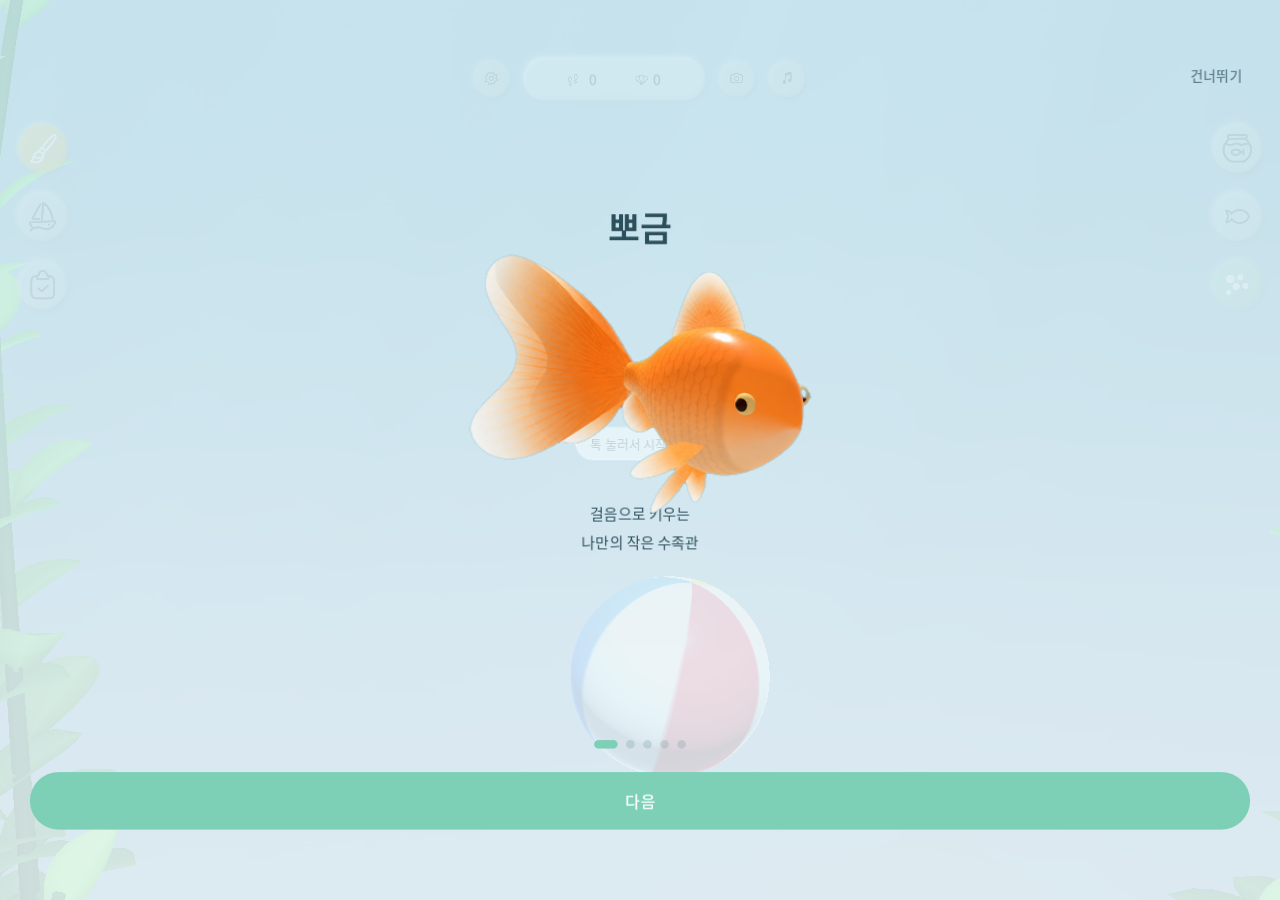
<file: index.html>
<!DOCTYPE html>
<html lang="en">
	<head>
		<meta charset="utf-8">
		<meta name="viewport" content="width=device-width, user-scalable=no, initial-scale=1.0">
		<title>Dreamy Aquarium</title>
		<style>
html, body, #canvas {
	margin: 0;
	padding: 0;
	border: 0;
}

body {
	color: white;
	background-color: black;
	overflow: hidden;
	touch-action: none;
}

#canvas {
	display: block;
}

#canvas:focus {
	outline: none;
}

#status, #status-splash, #status-progress {
	position: absolute;
	left: 0;
	right: 0;
}

#status, #status-splash {
	top: 0;
	bottom: 0;
}

#status {
	background-color: #8fc3d8;
	display: flex;
	flex-direction: column;
	justify-content: center;
	align-items: center;
	visibility: hidden;
}

#status-splash {
	max-height: 100%;
	max-width: 100%;
	margin: auto;
}

#status-splash.show-image--false {
	display: none;
}

#status-splash.fullsize--true {
	height: 100%;
	width: 100%;
	object-fit: contain;
}

#status-splash.use-filter--false {
	image-rendering: pixelated;
}

#status-progress, #status-notice {
	display: none;
}

#status-progress {
	bottom: 10%;
	width: 50%;
	margin: 0 auto;
}

#status-notice {
	background-color: #5b3943;
	border-radius: 0.5rem;
	border: 1px solid #9b3943;
	color: #e0e0e0;
	font-family: 'Noto Sans', 'Droid Sans', Arial, sans-serif;
	line-height: 1.3;
	margin: 0 2rem;
	overflow: hidden;
	padding: 1rem;
	text-align: center;
	z-index: 1;
}
		</style>
		<link id="-gd-engine-icon" rel="icon" type="image/png" href="index.icon.png" />
<link rel="apple-touch-icon" href="index.apple-touch-icon.png"/>
<link rel="manifest" href="index.manifest.json">
<meta name="apple-mobile-web-app-capable" content="yes">
<meta name="apple-mobile-web-app-status-bar-style" content="black-translucent">
<meta name="apple-mobile-web-app-title" content="Dreamy Aquarium">
<meta name="color-scheme" content="light only">
<style>:root{color-scheme:light only;}</style>
<script src="steps_paste.js"></script>
	</head>
	<body>
		<canvas id="canvas">
			Your browser does not support the canvas tag.
		</canvas>

		<noscript>
			Your browser does not support JavaScript.
		</noscript>

		<div id="status">
			<img id="status-splash" class="show-image--true fullsize--true use-filter--true" src="index.png" alt="">
			<progress id="status-progress"></progress>
			<div id="status-notice"></div>
		</div>

		<script src="index.js"></script>
		<script>
const GODOT_CONFIG = {"args":[],"canvasResizePolicy":2,"emscriptenPoolSize":8,"ensureCrossOriginIsolationHeaders":false,"executable":"index","experimentalVK":false,"fileSizes":{"index.pck":30722224,"index.wasm":39514754},"focusCanvas":true,"gdextensionLibs":[],"godotPoolSize":4,"serviceWorker":"index.service.worker.js"};
const GODOT_THREADS_ENABLED = false;
const engine = new Engine(GODOT_CONFIG);

(function () {
	const statusOverlay = document.getElementById('status');
	const statusProgress = document.getElementById('status-progress');
	const statusNotice = document.getElementById('status-notice');

	let initializing = true;
	let statusMode = '';

	function setStatusMode(mode) {
		if (statusMode === mode || !initializing) {
			return;
		}
		if (mode === 'hidden') {
			statusOverlay.remove();
			initializing = false;
			return;
		}
		statusOverlay.style.visibility = 'visible';
		statusProgress.style.display = mode === 'progress' ? 'block' : 'none';
		statusNotice.style.display = mode === 'notice' ? 'block' : 'none';
		statusMode = mode;
	}

	function setStatusNotice(text) {
		while (statusNotice.lastChild) {
			statusNotice.removeChild(statusNotice.lastChild);
		}
		const lines = text.split('\n');
		lines.forEach((line) => {
			statusNotice.appendChild(document.createTextNode(line));
			statusNotice.appendChild(document.createElement('br'));
		});
	}

	function displayFailureNotice(err) {
		console.error(err);
		if (err instanceof Error) {
			setStatusNotice(err.message);
		} else if (typeof err === 'string') {
			setStatusNotice(err);
		} else {
			setStatusNotice('An unknown error occurred.');
		}
		setStatusMode('notice');
		initializing = false;
	}

	const missing = Engine.getMissingFeatures({
		threads: GODOT_THREADS_ENABLED,
	});

	if (missing.length !== 0) {
		if (GODOT_CONFIG['serviceWorker'] && GODOT_CONFIG['ensureCrossOriginIsolationHeaders'] && 'serviceWorker' in navigator) {
			let serviceWorkerRegistrationPromise;
			try {
				serviceWorkerRegistrationPromise = navigator.serviceWorker.getRegistration();
			} catch (err) {
				serviceWorkerRegistrationPromise = Promise.reject(new Error('Service worker registration failed.'));
			}
			// There's a chance that installing the service worker would fix the issue
			Promise.race([
				serviceWorkerRegistrationPromise.then((registration) => {
					if (registration != null) {
						return Promise.reject(new Error('Service worker already exists.'));
					}
					return registration;
				}).then(() => engine.installServiceWorker()),
				// For some reason, `getRegistration()` can stall
				new Promise((resolve) => {
					setTimeout(() => resolve(), 2000);
				}),
			]).then(() => {
				// Reload if there was no error.
				window.location.reload();
			}).catch((err) => {
				console.error('Error while registering service worker:', err);
			});
		} else {
			// Display the message as usual
			const missingMsg = 'Error\nThe following features required to run Godot projects on the Web are missing:\n';
			displayFailureNotice(missingMsg + missing.join('\n'));
		}
	} else {
		setStatusMode('progress');
		engine.startGame({
			'onProgress': function (current, total) {
				if (current > 0 && total > 0) {
					statusProgress.value = current;
					statusProgress.max = total;
				} else {
					statusProgress.removeAttribute('value');
					statusProgress.removeAttribute('max');
				}
			},
		}).then(() => {
			setStatusMode('hidden');
		}, displayFailureNotice);
	}
}());
		</script>
	</body>
</html>
</file>
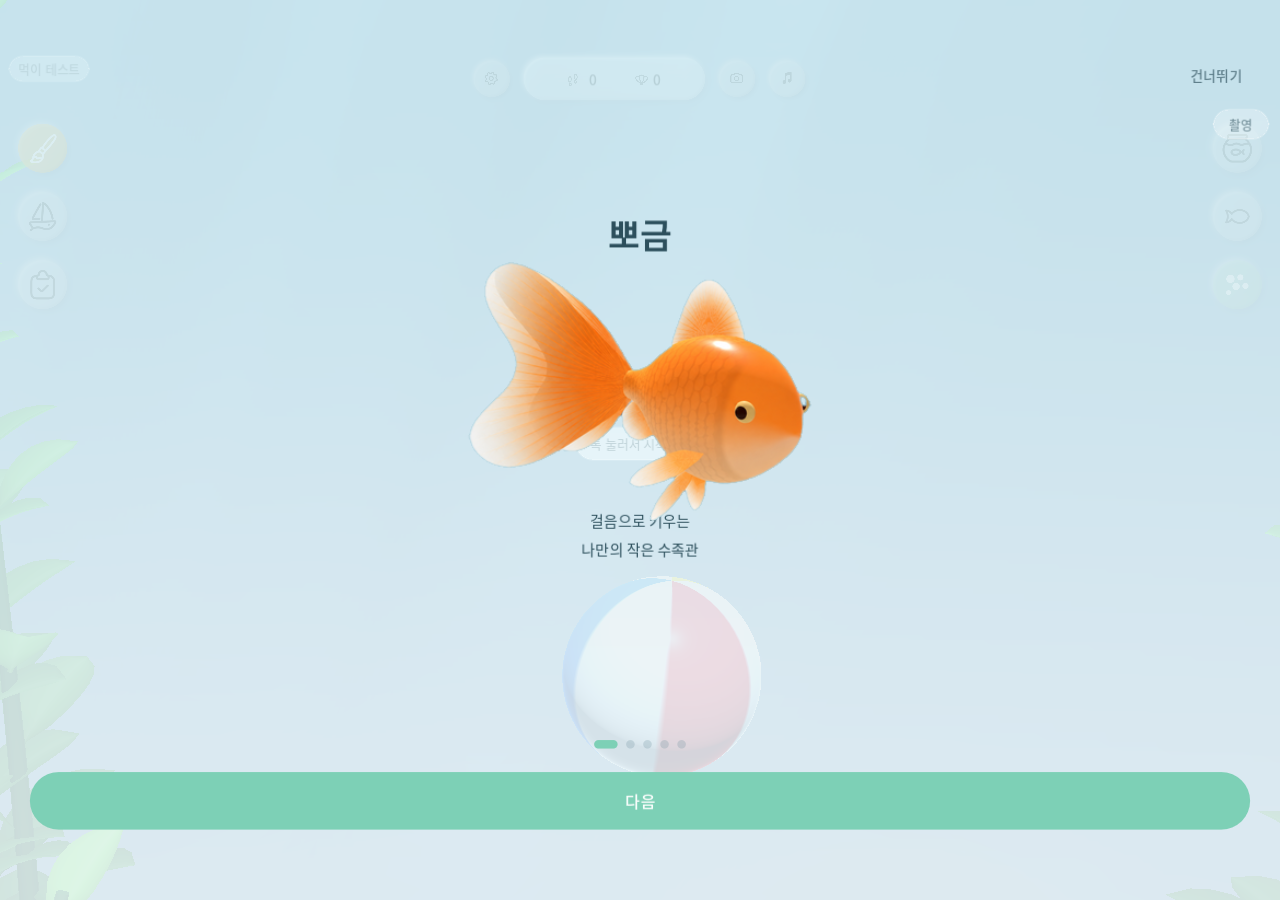
<file: capture/index.html>
<!DOCTYPE html>
<html lang="en">
	<head>
		<meta charset="utf-8">
		<meta name="viewport" content="width=device-width, user-scalable=no, initial-scale=1.0">
		<title>Dreamy Aquarium</title>
		<style>
html, body, #canvas {
	margin: 0;
	padding: 0;
	border: 0;
}

body {
	color: white;
	background-color: black;
	overflow: hidden;
	touch-action: none;
}

#canvas {
	display: block;
}

#canvas:focus {
	outline: none;
}

#status, #status-splash, #status-progress {
	position: absolute;
	left: 0;
	right: 0;
}

#status, #status-splash {
	top: 0;
	bottom: 0;
}

#status {
	background-color: #8fc3d8;
	display: flex;
	flex-direction: column;
	justify-content: center;
	align-items: center;
	visibility: hidden;
}

#status-splash {
	max-height: 100%;
	max-width: 100%;
	margin: auto;
}

#status-splash.show-image--false {
	display: none;
}

#status-splash.fullsize--true {
	height: 100%;
	width: 100%;
	object-fit: contain;
}

#status-splash.use-filter--false {
	image-rendering: pixelated;
}

#status-progress, #status-notice {
	display: none;
}

#status-progress {
	bottom: 10%;
	width: 50%;
	margin: 0 auto;
}

#status-notice {
	background-color: #5b3943;
	border-radius: 0.5rem;
	border: 1px solid #9b3943;
	color: #e0e0e0;
	font-family: 'Noto Sans', 'Droid Sans', Arial, sans-serif;
	line-height: 1.3;
	margin: 0 2rem;
	overflow: hidden;
	padding: 1rem;
	text-align: center;
	z-index: 1;
}
		</style>
		<link id="-gd-engine-icon" rel="icon" type="image/png" href="index.icon.png" />
<link rel="apple-touch-icon" href="index.apple-touch-icon.png"/>
<link rel="manifest" href="index.manifest.json">
<meta name="apple-mobile-web-app-capable" content="yes">
<meta name="apple-mobile-web-app-status-bar-style" content="black-translucent">
<meta name="apple-mobile-web-app-title" content="Dreamy Aquarium">
<meta name="color-scheme" content="light only">
<style>:root{color-scheme:light only;}</style>
<script src="steps_paste.js"></script>
	</head>
	<body>
		<canvas id="canvas">
			Your browser does not support the canvas tag.
		</canvas>

		<noscript>
			Your browser does not support JavaScript.
		</noscript>

		<div id="status">
			<img id="status-splash" class="show-image--true fullsize--true use-filter--true" src="index.png" alt="">
			<progress id="status-progress"></progress>
			<div id="status-notice"></div>
		</div>

		<script src="index.js"></script>
		<script>
const GODOT_CONFIG = {"args":[],"canvasResizePolicy":2,"emscriptenPoolSize":8,"ensureCrossOriginIsolationHeaders":false,"executable":"index","experimentalVK":true,"fileSizes":{"index.pck":30757676,"index.wasm":39514754},"focusCanvas":true,"gdextensionLibs":[],"godotPoolSize":4,"serviceWorker":"index.service.worker.js"};
const GODOT_THREADS_ENABLED = false;
const engine = new Engine(GODOT_CONFIG);

(function () {
	const statusOverlay = document.getElementById('status');
	const statusProgress = document.getElementById('status-progress');
	const statusNotice = document.getElementById('status-notice');

	let initializing = true;
	let statusMode = '';

	function setStatusMode(mode) {
		if (statusMode === mode || !initializing) {
			return;
		}
		if (mode === 'hidden') {
			statusOverlay.remove();
			initializing = false;
			return;
		}
		statusOverlay.style.visibility = 'visible';
		statusProgress.style.display = mode === 'progress' ? 'block' : 'none';
		statusNotice.style.display = mode === 'notice' ? 'block' : 'none';
		statusMode = mode;
	}

	function setStatusNotice(text) {
		while (statusNotice.lastChild) {
			statusNotice.removeChild(statusNotice.lastChild);
		}
		const lines = text.split('\n');
		lines.forEach((line) => {
			statusNotice.appendChild(document.createTextNode(line));
			statusNotice.appendChild(document.createElement('br'));
		});
	}

	function displayFailureNotice(err) {
		console.error(err);
		if (err instanceof Error) {
			setStatusNotice(err.message);
		} else if (typeof err === 'string') {
			setStatusNotice(err);
		} else {
			setStatusNotice('An unknown error occurred.');
		}
		setStatusMode('notice');
		initializing = false;
	}

	const missing = Engine.getMissingFeatures({
		threads: GODOT_THREADS_ENABLED,
	});

	if (missing.length !== 0) {
		if (GODOT_CONFIG['serviceWorker'] && GODOT_CONFIG['ensureCrossOriginIsolationHeaders'] && 'serviceWorker' in navigator) {
			let serviceWorkerRegistrationPromise;
			try {
				serviceWorkerRegistrationPromise = navigator.serviceWorker.getRegistration();
			} catch (err) {
				serviceWorkerRegistrationPromise = Promise.reject(new Error('Service worker registration failed.'));
			}
			// There's a chance that installing the service worker would fix the issue
			Promise.race([
				serviceWorkerRegistrationPromise.then((registration) => {
					if (registration != null) {
						return Promise.reject(new Error('Service worker already exists.'));
					}
					return registration;
				}).then(() => engine.installServiceWorker()),
				// For some reason, `getRegistration()` can stall
				new Promise((resolve) => {
					setTimeout(() => resolve(), 2000);
				}),
			]).then(() => {
				// Reload if there was no error.
				window.location.reload();
			}).catch((err) => {
				console.error('Error while registering service worker:', err);
			});
		} else {
			// Display the message as usual
			const missingMsg = 'Error\nThe following features required to run Godot projects on the Web are missing:\n';
			displayFailureNotice(missingMsg + missing.join('\n'));
		}
	} else {
		setStatusMode('progress');
		engine.startGame({
			'onProgress': function (current, total) {
				if (current > 0 && total > 0) {
					statusProgress.value = current;
					statusProgress.max = total;
				} else {
					statusProgress.removeAttribute('value');
					statusProgress.removeAttribute('max');
				}
			},
		}).then(() => {
			setStatusMode('hidden');
		}, displayFailureNotice);
	}
}());
		</script>
	</body>
</html>
</file>
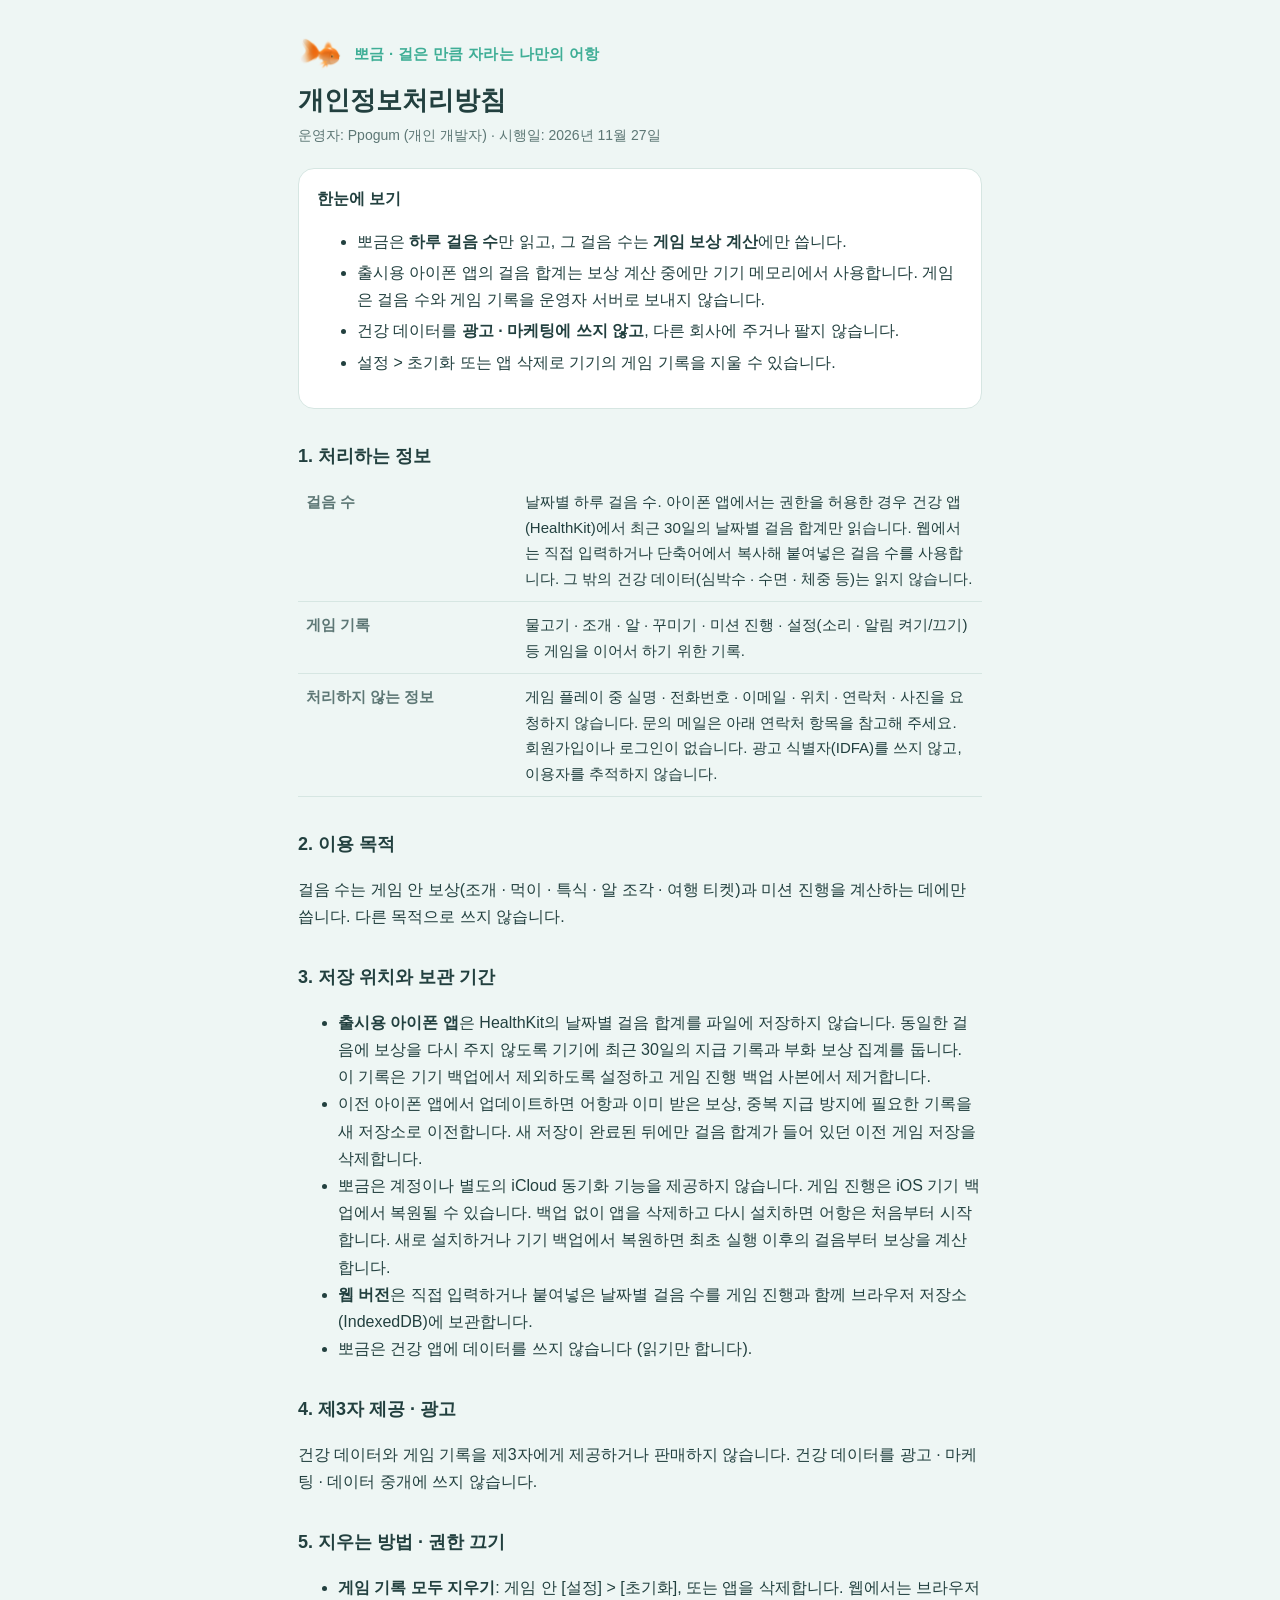
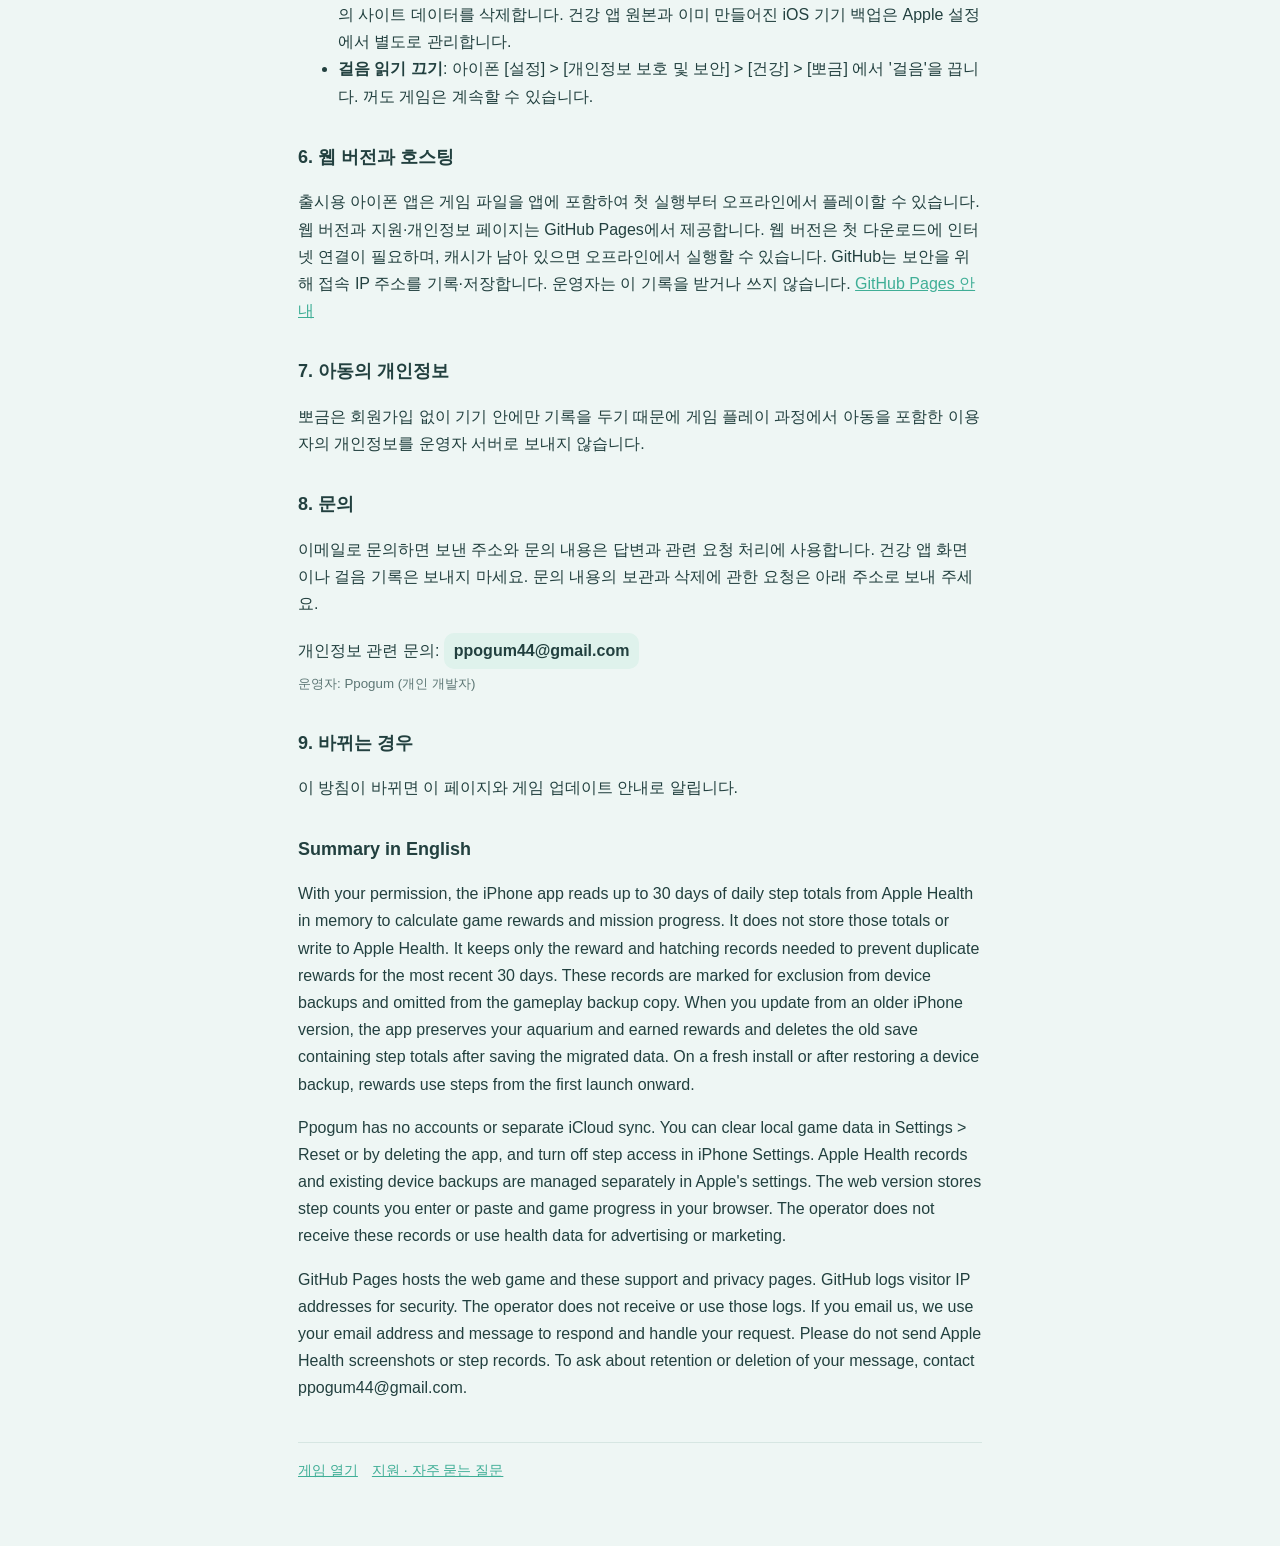
<file: privacy/index.html>
<!doctype html>
<html lang="ko">
<head>
<meta charset="utf-8">
<meta name="viewport" content="width=device-width,initial-scale=1,viewport-fit=cover">
<title>뽀금 개인정보처리방침</title>
<link rel="stylesheet" href="../_style.css">
<link rel="icon" href="../index.icon.png">
</head>
<body>
<main>
  <header><img src="../index.180x180.png" alt=""><span class="app">뽀금 · 걸은 만큼 자라는 나만의 어항</span></header>
  <h1>개인정보처리방침</h1>
  <p class="meta">운영자: Ppogum (개인 개발자) · 시행일: 2026년 11월 27일</p>

  <div class="card summary">
    <strong>한눈에 보기</strong>
    <ul>
      <li>뽀금은 <b>하루 걸음 수</b>만 읽고, 그 걸음 수는 <b>게임 보상 계산</b>에만 씁니다.</li>
      <li>출시용 아이폰 앱의 걸음 합계는 보상 계산 중에만 기기 메모리에서 사용합니다. 게임은 걸음 수와 게임 기록을 운영자 서버로 보내지 않습니다.</li>
      <li>건강 데이터를 <b>광고 · 마케팅에 쓰지 않고</b>, 다른 회사에 주거나 팔지 않습니다.</li>
      <li>설정 &gt; 초기화 또는 앱 삭제로 기기의 게임 기록을 지울 수 있습니다.</li>
    </ul>
  </div>

  <h2>1. 처리하는 정보</h2>
  <div class="wrap"><table>
    <tr><th>걸음 수</th><td>날짜별 하루 걸음 수. 아이폰 앱에서는 권한을 허용한 경우 건강 앱(HealthKit)에서 최근 30일의 날짜별 걸음 합계만 읽습니다. 웹에서는 직접 입력하거나 단축어에서 복사해 붙여넣은 걸음 수를 사용합니다. 그 밖의 건강 데이터(심박수 · 수면 · 체중 등)는 읽지 않습니다.</td></tr>
    <tr><th>게임 기록</th><td>물고기 · 조개 · 알 · 꾸미기 · 미션 진행 · 설정(소리 · 알림 켜기/끄기) 등 게임을 이어서 하기 위한 기록.</td></tr>
    <tr><th>처리하지 않는 정보</th><td>게임 플레이 중 실명 · 전화번호 · 이메일 · 위치 · 연락처 · 사진을 요청하지 않습니다. 문의 메일은 아래 연락처 항목을 참고해 주세요. 회원가입이나 로그인이 없습니다. 광고 식별자(IDFA)를 쓰지 않고, 이용자를 추적하지 않습니다.</td></tr>
  </table></div>

  <h2>2. 이용 목적</h2>
  <p>걸음 수는 게임 안 보상(조개 · 먹이 · 특식 · 알 조각 · 여행 티켓)과 미션 진행을 계산하는 데에만 씁니다. 다른 목적으로 쓰지 않습니다.</p>

  <h2>3. 저장 위치와 보관 기간</h2>
  <ul>
    <li><b>출시용 아이폰 앱</b>은 HealthKit의 날짜별 걸음 합계를 파일에 저장하지 않습니다. 동일한 걸음에 보상을 다시 주지 않도록 기기에 최근 30일의 지급 기록과 부화 보상 집계를 둡니다. 이 기록은 기기 백업에서 제외하도록 설정하고 게임 진행 백업 사본에서 제거합니다.</li>
    <li>이전 아이폰 앱에서 업데이트하면 어항과 이미 받은 보상, 중복 지급 방지에 필요한 기록을 새 저장소로 이전합니다. 새 저장이 완료된 뒤에만 걸음 합계가 들어 있던 이전 게임 저장을 삭제합니다.</li>
    <li>뽀금은 계정이나 별도의 iCloud 동기화 기능을 제공하지 않습니다. 게임 진행은 iOS 기기 백업에서 복원될 수 있습니다. 백업 없이 앱을 삭제하고 다시 설치하면 어항은 처음부터 시작합니다. 새로 설치하거나 기기 백업에서 복원하면 최초 실행 이후의 걸음부터 보상을 계산합니다.</li>
    <li><b>웹 버전</b>은 직접 입력하거나 붙여넣은 날짜별 걸음 수를 게임 진행과 함께 브라우저 저장소(IndexedDB)에 보관합니다.</li>
    <li>뽀금은 건강 앱에 데이터를 쓰지 않습니다 (읽기만 합니다).</li>
  </ul>

  <h2>4. 제3자 제공 · 광고</h2>
  <p>건강 데이터와 게임 기록을 제3자에게 제공하거나 판매하지 않습니다. 건강 데이터를 광고 · 마케팅 · 데이터 중개에 쓰지 않습니다.</p>

  <h2>5. 지우는 방법 · 권한 끄기</h2>
  <ul>
    <li><b>게임 기록 모두 지우기</b>: 게임 안 [설정] &gt; [초기화], 또는 앱을 삭제합니다. 웹에서는 브라우저의 사이트 데이터를 삭제합니다. 건강 앱 원본과 이미 만들어진 iOS 기기 백업은 Apple 설정에서 별도로 관리합니다.</li>
    <li><b>걸음 읽기 끄기</b>: 아이폰 [설정] &gt; [개인정보 보호 및 보안] &gt; [건강] &gt; [뽀금] 에서 '걸음'을 끕니다. 꺼도 게임은 계속할 수 있습니다.</li>
  </ul>

  <h2>6. 웹 버전과 호스팅</h2>
  <p>출시용 아이폰 앱은 게임 파일을 앱에 포함하여 첫 실행부터 오프라인에서 플레이할 수 있습니다. 웹 버전과 지원·개인정보 페이지는 GitHub Pages에서 제공합니다. 웹 버전은 첫 다운로드에 인터넷 연결이 필요하며, 캐시가 남아 있으면 오프라인에서 실행할 수 있습니다. GitHub는 보안을 위해 접속 IP 주소를 기록·저장합니다. 운영자는 이 기록을 받거나 쓰지 않습니다. <a href="https://docs.github.com/en/pages/getting-started-with-github-pages/what-is-github-pages">GitHub Pages 안내</a></p>

  <h2>7. 아동의 개인정보</h2>
  <p>뽀금은 회원가입 없이 기기 안에만 기록을 두기 때문에 게임 플레이 과정에서 아동을 포함한 이용자의 개인정보를 운영자 서버로 보내지 않습니다.</p>

  <h2>8. 문의</h2>
  <p>이메일로 문의하면 보낸 주소와 문의 내용은 답변과 관련 요청 처리에 사용합니다. 건강 앱 화면이나 걸음 기록은 보내지 마세요. 문의 내용의 보관과 삭제에 관한 요청은 아래 주소로 보내 주세요.</p>
  <p>개인정보 관련 문의: <span class="mail">ppogum44@gmail.com</span><br><small>운영자: Ppogum (개인 개발자)</small></p>

  <h2>9. 바뀌는 경우</h2>
  <p>이 방침이 바뀌면 이 페이지와 게임 업데이트 안내로 알립니다.</p>

  <h2 lang="en">Summary in English</h2>
  <p lang="en">With your permission, the iPhone app reads up to 30 days of daily step totals from Apple Health in memory to calculate game rewards and mission progress. It does not store those totals or write to Apple Health. It keeps only the reward and hatching records needed to prevent duplicate rewards for the most recent 30 days. These records are marked for exclusion from device backups and omitted from the gameplay backup copy. When you update from an older iPhone version, the app preserves your aquarium and earned rewards and deletes the old save containing step totals after saving the migrated data. On a fresh install or after restoring a device backup, rewards use steps from the first launch onward.</p>
  <p lang="en">Ppogum has no accounts or separate iCloud sync. You can clear local game data in Settings &gt; Reset or by deleting the app, and turn off step access in iPhone Settings. Apple Health records and existing device backups are managed separately in Apple's settings. The web version stores step counts you enter or paste and game progress in your browser. The operator does not receive these records or use health data for advertising or marketing.</p>
  <p lang="en">GitHub Pages hosts the web game and these support and privacy pages. GitHub logs visitor IP addresses for security. The operator does not receive or use those logs. If you email us, we use your email address and message to respond and handle your request. Please do not send Apple Health screenshots or step records. To ask about retention or deletion of your message, contact ppogum44@gmail.com.</p>

  <nav><a href="../">게임 열기</a><a href="../support/">지원 · 자주 묻는 질문</a></nav>
</main>
</body>
</html>
</file>
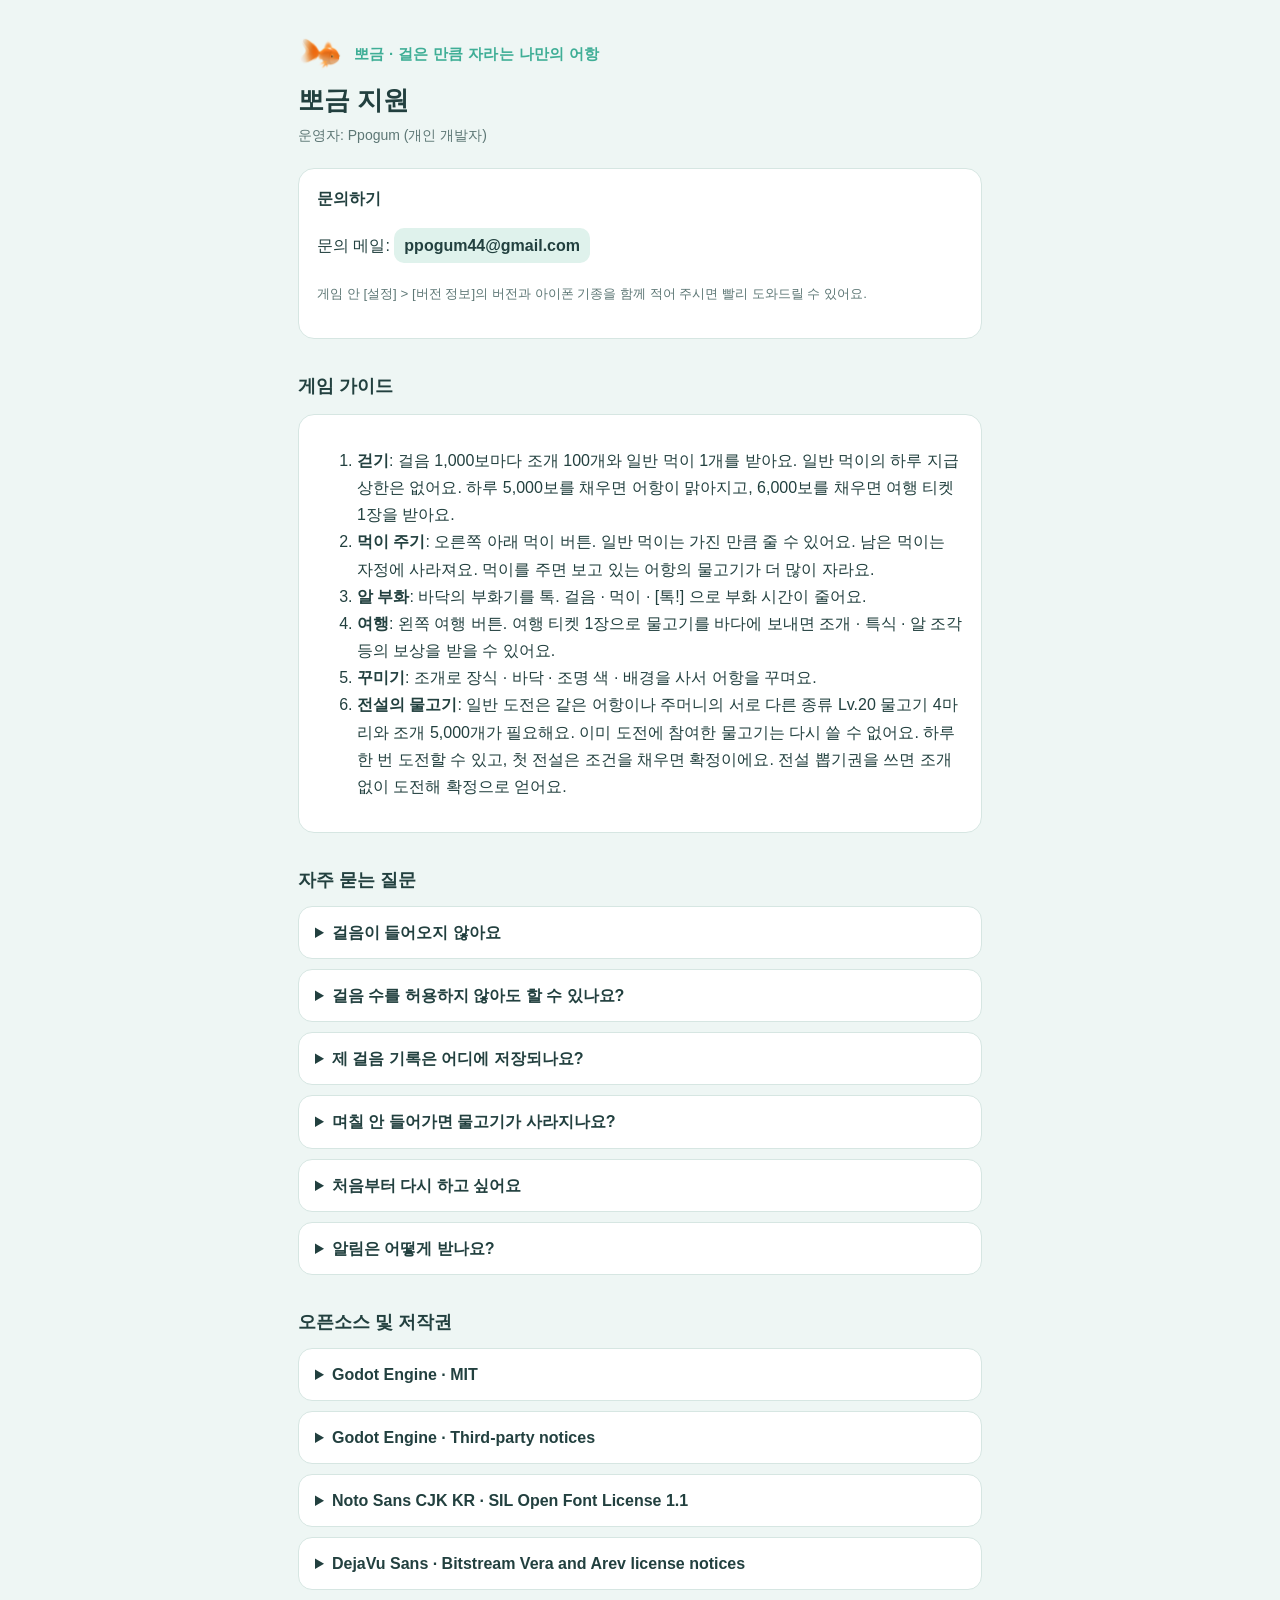
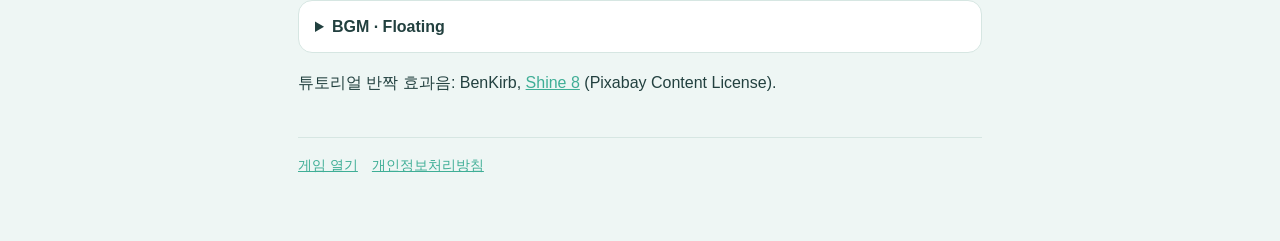
<file: support/index.html>
<!doctype html>
<html lang="ko">
<head>
<meta charset="utf-8">
<meta name="viewport" content="width=device-width,initial-scale=1,viewport-fit=cover">
<title>뽀금 지원</title>
<link rel="stylesheet" href="../_style.css">
<link rel="icon" href="../index.icon.png">
</head>
<body>
<main>
  <header><img src="../index.180x180.png" alt=""><span class="app">뽀금 · 걸은 만큼 자라는 나만의 어항</span></header>
  <h1>뽀금 지원</h1>
  <p class="meta">운영자: Ppogum (개인 개발자)</p>

  <div class="card">
    <strong>문의하기</strong>
    <p>문의 메일: <span class="mail">ppogum44@gmail.com</span></p>
    <p><small>게임 안 [설정] &gt; [버전 정보]의 버전과 아이폰 기종을 함께 적어 주시면 빨리 도와드릴 수 있어요.</small></p>
  </div>

  <h2 id="guide">게임 가이드</h2>
  <div class="card">
    <ol>
      <li><b>걷기</b>: 걸음 1,000보마다 조개 100개와 일반 먹이 1개를 받아요. 일반 먹이의 하루 지급 상한은 없어요. 하루 5,000보를 채우면 어항이 맑아지고, 6,000보를 채우면 여행 티켓 1장을 받아요.</li>
      <li><b>먹이 주기</b>: 오른쪽 아래 먹이 버튼. 일반 먹이는 가진 만큼 줄 수 있어요. 남은 먹이는 자정에 사라져요. 먹이를 주면 보고 있는 어항의 물고기가 더 많이 자라요.</li>
      <li><b>알 부화</b>: 바닥의 부화기를 톡. 걸음 · 먹이 · [톡!] 으로 부화 시간이 줄어요.</li>
      <li><b>여행</b>: 왼쪽 여행 버튼. 여행 티켓 1장으로 물고기를 바다에 보내면 조개 · 특식 · 알 조각 등의 보상을 받을 수 있어요.</li>
      <li><b>꾸미기</b>: 조개로 장식 · 바닥 · 조명 색 · 배경을 사서 어항을 꾸며요.</li>
      <li><b>전설의 물고기</b>: 일반 도전은 같은 어항이나 주머니의 서로 다른 종류 Lv.20 물고기 4마리와 조개 5,000개가 필요해요. 이미 도전에 참여한 물고기는 다시 쓸 수 없어요. 하루 한 번 도전할 수 있고, 첫 전설은 조건을 채우면 확정이에요. 전설 뽑기권을 쓰면 조개 없이 도전해 확정으로 얻어요.</li>
    </ol>
  </div>

  <h2>자주 묻는 질문</h2>
  <details>
    <summary>걸음이 들어오지 않아요</summary>
    <p>아이폰 [설정] &gt; [개인정보 보호 및 보안] &gt; [건강] &gt; [뽀금] 에서 '걸음'을 켜 주세요. 게임 안 [설정] &gt; [건강 앱 연동 확인]에서 오늘 걸음과 마지막으로 받아 온 때를 볼 수 있고 [걸음 다시 불러오기]를 누를 수 있어요.</p>
  </details>
  <details>
    <summary>걸음 수를 허용하지 않아도 할 수 있나요?</summary>
    <p>네. 시작 안내를 마친 뒤 날짜가 바뀌면 하루 한 번 <b>기본 보상(먹이 1개 · 조개 100개)</b>을 받아요. 어항에 있는 물고기는 시간당 경험치 10을 얻어요. 앱을 닫아 둔 시간은 최대 24시간까지 계산해요. 걸음을 허용하면 걸음에 따라 먹이와 조개, 여행 티켓 등을 받아 더 빨리 자라요.</p>
  </details>
  <details>
    <summary>제 걸음 기록은 어디에 저장되나요?</summary>
    <p>출시용 아이폰 앱은 건강 앱에서 읽은 걸음 합계를 메모리에서만 사용해요. 중복 지급을 막는 기록만 기기에 보관하고 게임 백업에서 제외해요. 웹에서 입력한 걸음 수는 브라우저에 남아요. 자세한 내용은 <a href="../privacy/">개인정보처리방침</a>을 봐 주세요.</p>
  </details>
  <details>
    <summary>며칠 안 들어가면 물고기가 사라지나요?</summary>
    <p>아니요. 물고기는 사라지거나 약해지지 않아요. 24시간이 넘으면 물이 탁해지는데, 그날 5,000보를 걸으면 다시 맑아져요.</p>
  </details>
  <details>
    <summary>처음부터 다시 하고 싶어요</summary>
    <p>게임 안 [설정] &gt; [초기화]를 누르면 모든 기록이 지워지고 처음 안내부터 시작해요. 되돌릴 수 없으니 주의해 주세요.</p>
  </details>
  <details>
    <summary>알림은 어떻게 받나요?</summary>
    <p>게임 안 [설정] &gt; [알림 설정]에서 여행 돌아옴 · 알 부화 준비 · 저녁 걸음 안내를 켜고 끌 수 있어요. 앱 밖 푸시 알림은 보내지 않아요.</p>
  </details>

  <section id="licenses">
    <h2>오픈소스 및 저작권</h2>
    <details>
      <summary>Godot Engine · MIT</summary>
      <pre style="white-space:pre-wrap;overflow-wrap:anywhere">Copyright (c) 2014-present Godot Engine contributors (see AUTHORS.md).
Copyright (c) 2007-2014 Juan Linietsky, Ariel Manzur.

Permission is hereby granted, free of charge, to any person obtaining a copy
of this software and associated documentation files (the &quot;Software&quot;), to deal
in the Software without restriction, including without limitation the rights
to use, copy, modify, merge, publish, distribute, sublicense, and/or sell
copies of the Software, and to permit persons to whom the Software is
furnished to do so, subject to the following conditions:

The above copyright notice and this permission notice shall be included in all
copies or substantial portions of the Software.

THE SOFTWARE IS PROVIDED &quot;AS IS&quot;, WITHOUT WARRANTY OF ANY KIND, EXPRESS OR
IMPLIED, INCLUDING BUT NOT LIMITED TO THE WARRANTIES OF MERCHANTABILITY,
FITNESS FOR A PARTICULAR PURPOSE AND NONINFRINGEMENT. IN NO EVENT SHALL THE
AUTHORS OR COPYRIGHT HOLDERS BE LIABLE FOR ANY CLAIM, DAMAGES OR OTHER
LIABILITY, WHETHER IN AN ACTION OF CONTRACT, TORT OR OTHERWISE, ARISING FROM,
OUT OF OR IN CONNECTION WITH THE SOFTWARE OR THE USE OR OTHER DEALINGS IN THE
SOFTWARE.
</pre>
    </details>
    <details>
      <summary>Godot Engine · Third-party notices</summary>
      <pre style="white-space:pre-wrap;overflow-wrap:anywhere">Format: https://www.debian.org/doc/packaging-manuals/copyright-format/1.0/
Comment:
 Exhaustive licensing information for files in the Godot Engine repository
 =========================================================================
 .
 This file aims at documenting the copyright and license for every source
 file in the Godot Engine repository, and especially outline the files
 whose license differs from the MIT/Expat license used by Godot Engine.
 .
 It is written as a machine-readable format following the debian/copyright
 specification. Globbing patterns (e.g. &quot;Files: *&quot;) mean that they affect
 all corresponding files (also recursively in subfolders), apart from those
 with a more explicit copyright statement.
 .
 Licenses are given with their debian/copyright short name (or SPDX identifier
 if no standard short name exists) and are all included in plain text at the
 end of this file (in alphabetical order).
 .
 Disclaimer for thirdparty libraries:
 ------------------------------------
 .
 Licensing details for thirdparty libraries in the &#x27;thirdparty/&#x27; directory
 are given in summarized form, i.e. with only the &quot;main&quot; license described
 in the library&#x27;s license statement. Different licenses of single files or
 code snippets in thirdparty libraries are not documented here.
 For example:
   Files: thirdparty/zlib/*
   Copyright: 1995-2017, Jean-loup Gailly and Mark Adler
   License: Zlib
 The exact copyright for each file in that library *may* differ, and some
 files or code snippets might be distributed under other compatible licenses
 (e.g. a public domain dedication), but as far as Godot Engine is concerned
 the library is considered as a whole under the Zlib license.
 .
 Note: When linking dynamically against thirdparty libraries instead of
 building them into the Godot binary, you may remove the corresponding
 license details from this file.
Upstream-Name: Godot Engine
Upstream-Contact: Rémi Verschelde &lt;contact@godotengine.org&gt;
Source: https://github.com/godotengine/godot

Files: *
Comment: Godot Engine
Copyright: 2014-present, Godot Engine contributors
 2007-2014, Juan Linietsky, Ariel Manzur
License: Expat

Files: core/math/convex_hull.cpp
 core/math/convex_hull.h
Comment: Bullet Continuous Collision Detection and Physics Library
Copyright: 2011, Ole Kniemeyer, MAXON, www.maxon.net
 2014-present, Godot Engine contributors
 2007-2014, Juan Linietsky, Ariel Manzur
License: Expat and Zlib

Files: misc/dist/linux/org.godotengine.Godot.appdata.xml
Comment: Linux AppStream Metadata File
Copyright: 2017-2022, Rémi Verschelde
License: CC0-1.0

Files: misc/logo/*
Comment: Godot Engine logo
Copyright: 2017, Andrea Calabró
License: CC-BY-4.0

Files: modules/betsy/alpha_stitch.glsl
 modules/betsy/bc1.glsl
 modules/betsy/bc4.glsl
 modules/betsy/bc6h.glsl
Comment: Betsy
Copyright: 2020-2022, Matias N. Goldberg
License: Expat

Files: modules/godot_physics_2d/godot_joints_2d.cpp
Comment: Chipmunk2D Joint Constraints
Copyright: 2007, Scott Lembcke
License: Expat

Files: modules/godot_physics_3d/gjk_epa.cpp
 modules/godot_physics_3d/joints/godot_generic_6dof_joint_3d.cpp
 modules/godot_physics_3d/joints/godot_generic_6dof_joint_3d.h
 modules/godot_physics_3d/joints/godot_hinge_joint_3d.cpp
 modules/godot_physics_3d/joints/godot_hinge_joint_3d.h
 modules/godot_physics_3d/joints/godot_jacobian_entry_3d.h
 modules/godot_physics_3d/joints/godot_pin_joint_3d.cpp
 modules/godot_physics_3d/joints/godot_pin_joint_3d.h
 modules/godot_physics_3d/joints/godot_slider_joint_3d.cpp
 modules/godot_physics_3d/joints/godot_slider_joint_3d.h
 modules/godot_physics_3d/godot_soft_body_3d.cpp
 modules/godot_physics_3d/godot_soft_body_3d.h
 modules/godot_physics_3d/godot_shape_3d.cpp
 modules/godot_physics_3d/godot_shape_3d.h
Comment: Bullet Continuous Collision Detection and Physics Library
Copyright: 2003-2008, Erwin Coumans
 2014-present, Godot Engine contributors
 2007-2014, Juan Linietsky, Ariel Manzur
License: Expat and Zlib

Files: modules/godot_physics_3d/godot_collision_solver_3d_sat.cpp
Comment: Open Dynamics Engine
Copyright: 2001-2003, Russell L. Smith, Alen Ladavac, Nguyen Binh
License: BSD-3-clause

Files: modules/godot_physics_3d/joints/godot_cone_twist_joint_3d.cpp
 modules/godot_physics_3d/joints/godot_cone_twist_joint_3d.h
Comment: Bullet Continuous Collision Detection and Physics Library
Copyright: 2007, Starbreeze Studios
 2014-present, Godot Engine contributors
 2007-2014, Juan Linietsky, Ariel Manzur
License: Expat and Zlib

Files: modules/jolt_physics/spaces/jolt_temp_allocator.cpp
Comment: Jolt Physics
Copyright: 2021, Jorrit Rouwe
 2014-present, Godot Engine contributors
 2007-2014, Juan Linietsky, Ariel Manzur
License: Expat

Files: modules/lightmapper_rd/lm_compute.glsl
Comment: Joint Non-Local Means (JNLM) denoiser
Copyright: 2020, Manuel Prandini
 2014-present, Godot Engine contributors
 2007-2014, Juan Linietsky, Ariel Manzur
License: Expat

Files: platform/android/java/editor/src/main/java/com/android/*
 platform/android/java/lib/src/main/aidl/com/android/*
 platform/android/java/lib/src/main/res/layout/status_bar_ongoing_event_progress_bar.xml
 platform/android/java/lib/src/main/java/com/google/android/*
Comment: The Android Open Source Project
Copyright: 2008-2016, The Android Open Source Project
 2002, Google, Inc.
License: Apache-2.0

Files: platform/android/java/lib/src/main/java/org/godotengine/godot/utils/ProcessPhoenix.java
Comment: ProcessPhoenix
Copyright: 2015, Jake Wharton
License: Apache-2.0

Files: scene/animation/easing_equations.h
Comment: Robert Penner&#x27;s Easing Functions
Copyright: 2001, Robert Penner
 2014-present, Godot Engine contributors
 2007-2014, Juan Linietsky, Ariel Manzur
License: Expat

Files: servers/audio/effects/audio_effect_pitch_shift.cpp
Copyright: 2014-present Godot Engine contributors
 2007-2014 Juan Linietsky, Ariel Manzur
 1999-2015 Stephan M. Bernsee &lt;s.bernsee [AT] zynaptiq [DOT] com&gt;
License: Expat and WOL

Files: servers/rendering/renderer_rd/shaders/effects/tonemap.glsl
Comment: NVidia&#x27;s FXAA 3.11, simplified by Simon Rodriguez
Copyright: 2014-2015, NVIDIA CORPORATION
 2017 Simon Rodriguez
License: BSD-3-clause and Expat

Files: servers/rendering/renderer_rd/shaders/effects/ss_effects_downsample.glsl
 servers/rendering/renderer_rd/shaders/effects/ssao_blur.glsl
 servers/rendering/renderer_rd/shaders/effects/ssao_importance_map.glsl
 servers/rendering/renderer_rd/shaders/effects/ssao_interleave.glsl
 servers/rendering/renderer_rd/shaders/effects/ssao.glsl
 servers/rendering/renderer_rd/shaders/effects/ssil_blur.glsl
 servers/rendering/renderer_rd/shaders/effects/ssil_importance_map.glsl
 servers/rendering/renderer_rd/shaders/effects/ssil_interleave.glsl
 servers/rendering/renderer_rd/shaders/effects/ssil.glsl
Comment: Intel ASSAO and related files
Copyright: 2016, Intel Corporation
License: Expat

Files: servers/rendering/renderer_rd/shaders/effects/taa_resolve.glsl
Comment: Temporal Anti-Aliasing resolve implementation
Copyright: 2016, Panos Karabelas
License: Expat

Files: servers/rendering/renderer_rd/shaders/effects/smaa_blending.glsl
 servers/rendering/renderer_rd/shaders/effects/smaa_weight_calculation.glsl
 servers/rendering/renderer_rd/shaders/effects/smaa_edge_detection.glsl
 thirdparty/smaa/*
Comment: Subpixel Morphological Antialiasing
Copyright: 2013, Jorge Jimenez
 2013, Jose I. Echevarria
 2013, Belen Masia
 2013, Fernando Navarro
 2013, Diego Gutierrez
License: Expat

Files: thirdparty/accesskit/*
Comment: AccessKit
Copyright: 2023, The AccessKit Authors.
License: Expat

Files: thirdparty/amd-fsr/*
Comment: AMD FidelityFX Super Resolution
Copyright: 2021, Advanced Micro Devices, Inc.
License: Expat

Files: thirdparty/amd-fsr2/*
Comment: AMD FidelityFX Super Resolution 2
Copyright: 2022-2023, Advanced Micro Devices, Inc.
License: Expat

Files: thirdparty/angle/*
Comment: ANGLE
Copyright: 2018, The ANGLE Project Authors.
License: BSD-3-clause

Files: thirdparty/astcenc/*
Comment: Arm ASTC Encoder
Copyright: 2011-2025, Arm Limited
License: Apache-2.0

Files: thirdparty/basis_universal/*
Comment: Basis Universal
Copyright: 2019-2025, Binomial LLC.
License: Apache-2.0

Files: thirdparty/brotli/*
Comment: Brotli
Copyright: 2009, 2010, 2013-2016 by the Brotli Authors.
License: Expat

Files: thirdparty/certs/ca-bundle.crt
Comment: CA certificates
Copyright: Mozilla Contributors
License: MPL-2.0

Files: thirdparty/clipper2/*
Comment: Clipper2
Copyright: 2010-2025, Angus Johnson
License: BSL-1.0

Files: thirdparty/cvtt/*
Comment: Convection Texture Tools Stand-Alone Kernels
Copyright: 2018, Eric Lasota
 2018, Microsoft Corp.
License: Expat

Files: thirdparty/d3d12ma/*
Comment: D3D12 Memory Allocator
Copyright: 2019-2022 Advanced Micro Devices, Inc.
License: Expat

Files: thirdparty/directx_headers/*
Comment: DirectX Headers
Copyright: Microsoft Corporation
License: Expat

Files: thirdparty/doctest/*
Comment: doctest
Copyright: 2016-2023, Viktor Kirilov
License: Expat

Files: thirdparty/dr_libs/*
Comment: dr_libs
Copyright: 2020, David Reid
License: Unlicense or MIT-0

Files: thirdparty/embree/*
Comment: Embree
Copyright: 2009-2021 Intel Corporation
License: Apache-2.0

Files: thirdparty/enet/*
Comment: ENet
Copyright: 2002-2024, Lee Salzman
License: Expat

Files: thirdparty/etcpak/*
Comment: etcpak
Copyright: 2013-2022, Bartosz Taudul
License: BSD-3-clause

Files: thirdparty/fonts/DroidSans*.woff2
Comment: DroidSans font
Copyright: 2008, The Android Open Source Project
License: Apache-2.0

Files: thirdparty/fonts/Inter*.woff2
Comment: Inter font
Copyright: 2016, The Inter Project Authors
License: OFL-1.1

Files: thirdparty/fonts/JetBrainsMono_Regular.woff2
Comment: JetBrains Mono font
Copyright: 2020, JetBrains s.r.o.
License: OFL-1.1

Files: thirdparty/fonts/NotoSans*.woff2
Comment: Noto Sans font
Copyright: 2012, Google Inc.
License: OFL-1.1

Files: thirdparty/fonts/OpenSans*.woff2
Comment: Open Sans font
Copyright: 2020, The Open Sans Project Authors
License: OFL-1.1

Files: thirdparty/fonts/Vazirmatn*.woff2
Comment: Vazirmatn font
Copyright: 2015, The Vazirmatn Project Authors.
License: OFL-1.1

Files: thirdparty/freetype/*
Comment: The FreeType Project
Copyright: 1996-2025, David Turner, Robert Wilhelm, and Werner Lemberg.
License: FTL

Files: thirdparty/gamepadmotionhelpers/*
Comment: GamepadMotionHelpers
Copyright: 2020-2023, Julian &quot;Jibb&quot; Smart
License: Expat

Files: thirdparty/glad/*
Comment: glad
Copyright: 2013-2022, David Herberth
 2013-2020, The Khronos Group Inc.
License: CC0-1.0 and Apache-2.0

Files: thirdparty/glslang/*
Comment: glslang
Copyright: 2015-2020, Google, Inc.
  2014-2020, The Khronos Group Inc
  2002, NVIDIA Corporation.
License: glslang

Files: thirdparty/graphite/*
Comment: Graphite engine
Copyright: 2010, SIL International
License: Expat

Files: thirdparty/grisu2/*
Comment: Grisu2 float serialization algorithm
Copyright: 2009, Florian Loitsch
 2018-2023, The simdjson authors
License: Expat and Apache-2.0

Files: thirdparty/harfbuzz/*
Comment: HarfBuzz text shaping library
Copyright: 2010-2022, Google, Inc.
 2015-2020, Ebrahim Byagowi
 2019,2020, Facebook, Inc.
 2012, 2015, Mozilla Foundation
 2011, Codethink Limited
 2008, 2010, Nokia Corporation and/or its subsidiary(-ies)
 2009, Keith Stribley
 2011, Martin Hosken and SIL International
 2007, Chris Wilson
 2005-2006, 2020-2023, Behdad Esfahbod
 2004, 2007-2010, 2013, 2021-2023, Red Hat, Inc.
 1998-2005, David Turner and Werner Lemberg
 2016, Igalia, S.L.
 2022, Matthias Clasen
 2018, 2021, Khaled Hosny
 2018-2020, Adobe, Inc.
 2013-2015, Alexei Podtelezhnikov
License: HarfBuzz

Files: thirdparty/icu4c/*
Comment: International Components for Unicode
Copyright: 2016-2024, Unicode, Inc.
License: Unicode

Files: thirdparty/jolt_physics/*
Comment: Jolt Physics
Copyright: 2021, Jorrit Rouwe
License: Expat

Files: thirdparty/libbacktrace/*
Comment: libbacktrace
Copyright: 2012-2021, Free Software Foundation, Inc.
License: BSD-3-clause

Files: thirdparty/libjpeg-turbo/*
Comment: libjpeg-turbo
Copyright: 2009-2025, D. R. Commander
 2015, Viktor Szathmáry.
 1991-2020, Thomas G. Lane, Guido Vollbeding
License: BSD-3-clause and IJG

Files: thirdparty/libktx/*
Comment: KTX
Copyright: 2013-2020, Mark Callow
 2010-2020 The Khronos Group, Inc.
License: Apache-2.0

Files: thirdparty/libogg/*
Comment: OggVorbis
Copyright: 2002, Xiph.org Foundation
License: BSD-3-clause

Files: thirdparty/libpng/*
Comment: libpng
Copyright: 1995-2026, The PNG Reference Library Authors.
 2018-2026, Cosmin Truta.
 2000-2002, 2004, 2006-2018 Glenn Randers-Pehrson.
 1996-1997, Andreas Dilger.
 1995-1996, Guy Eric Schalnat, Group 42, Inc.
License: Zlib

Files: thirdparty/libtheora/*
Comment: OggTheora
Copyright: 2002-2009, Xiph.org Foundation
License: BSD-3-clause

Files: thirdparty/libvorbis/*
Comment: OggVorbis
Copyright: 2002-2015, Xiph.org Foundation
License: BSD-3-clause

Files: thirdparty/libwebp/*
Comment: WebP codec
Copyright: 2010, Google Inc.
License: BSD-3-clause

Files: thirdparty/manifold/*
Comment: Manifold
Copyright: 2020-2025, The Manifold Authors
License: Apache-2.0

Files: thirdparty/mbedtls/*
Comment: Mbed TLS
Copyright: The Mbed TLS Contributors
License: Apache-2.0

Files: thirdparty/meshoptimizer/*
Comment: meshoptimizer
Copyright: 2016-2026, Arseny Kapoulkine
License: Expat

Files: thirdparty/metal-cpp/*
Comment: metal-cpp
Copyright: 2024, Apple Inc.
License: Apache-2.0

Files: thirdparty/mingw-std-threads/*
Comment: mingw-std-threads
Copyright: 2016, Mega Limited
License: BSD-2-clause

Files: thirdparty/miniupnpc/*
Comment: MiniUPnP Project
Copyright: 2005-2025, Thomas Bernard
License: BSD-3-clause

Files: thirdparty/minizip/*
Comment: MiniZip
Copyright: 1998-2026, Gilles Vollant
 2007-2008, Even Rouault
 2009-2010, Mathias Svensson
License: Zlib

Files: thirdparty/misc/bcdec.h
Comment: bcdec
Copyright: 2022, Sergii Kudlai
License: Expat

Files: thirdparty/misc/cubemap_coeffs.h
Comment: Fast Filtering of Reflection Probes
Copyright: 2016, Activision Publishing, Inc.
License: Expat

Files: thirdparty/misc/fastlz.c
 thirdparty/misc/fastlz.h
Comment: FastLZ
Copyright: 2005-2020, Ariya Hidayat
License: Expat

Files: thirdparty/misc/FastNoiseLite.h
Comment: FastNoise Lite
Copyright: 2023, Jordan Peck and contributors
License: Expat

Files: thirdparty/misc/ifaddrs-android.cc
 thirdparty/misc/ifaddrs-android.h
Comment: libjingle
Copyright: 2012-2013, Google Inc.
License: BSD-3-clause

Files: thirdparty/misc/mikktspace.c
 thirdparty/misc/mikktspace.h
Comment: Tangent Space Normal Maps implementation
Copyright: 2011, Morten S. Mikkelsen
License: Zlib

Files: thirdparty/misc/nvapi_minimal.h
Comment: NVIDIA NVAPI (minimal excerpt)
Copyright: 2019-2022, NVIDIA Corporation
License: Expat

Files: thirdparty/misc/ok_color.h
 thirdparty/misc/ok_color_shader.h
Comment: OK Lab color space
Copyright: 2021, Björn Ottosson
License: Expat

Files: thirdparty/misc/pcg.cpp
 thirdparty/misc/pcg.h
Comment: Minimal PCG32 implementation
Copyright: 2014, M.E. O&#x27;Neill
License: Apache-2.0

Files: thirdparty/misc/polypartition.cpp
 thirdparty/misc/polypartition.h
Comment: PolyPartition / Triangulator
Copyright: 2011-2021, Ivan Fratric and contributors
License: Expat

Files: thirdparty/misc/qoa.h
Comment: Quite OK Audio Format
Copyright: 2023, Dominic Szablewski
License: Expat

Files: thirdparty/misc/r128.c
 thirdparty/misc/r128.h
Comment: r128 library
Copyright: Alan Hickman
License: Unlicense

Files: thirdparty/misc/smaz.c
 thirdparty/misc/smaz.h
Comment: SMAZ
Copyright: 2006-2009, Salvatore Sanfilippo
License: BSD-3-clause

Files: thirdparty/misc/smolv.cpp
 thirdparty/misc/smolv.h
Comment: SMOL-V
Copyright: 2016-2024, Aras Pranckevicius
License: Unlicense or Expat

Files: thirdparty/misc/stb_rect_pack.h
Comment: stb libraries
Copyright: Sean Barrett
License: Unlicense or Expat

Files: thirdparty/misc/yuv2rgb.h
Comment: YUV2RGB
Copyright: 2008-2011, Robin Watts
License: BSD-2-clause

Files: thirdparty/msdfgen/*
Comment: Multi-channel signed distance field generator
Copyright: 2014-2025, Viktor Chlumsky
License: Expat

Files: thirdparty/openxr/*
Comment: OpenXR Loader
Copyright: 2020-2025, The Khronos Group Inc.
License: Apache-2.0

Files: thirdparty/pcre2/*
Comment: PCRE2
Copyright: 1997-2024, University of Cambridge
 2009-2024, Zoltan Herczeg
License: BSD-3-clause

Files: thirdparty/recastnavigation/*
Comment: Recast
Copyright: 2009, Mikko Mononen
License: Zlib

Files: thirdparty/rvo2/*
Comment: RVO2
Copyright: 2016, University of North Carolina at Chapel Hill
License: Apache-2.0

Files: thirdparty/sdl/*
Comment: SDL
Copyright: 1997-2025, Sam Lantinga
License: Zlib

Files: thirdparty/sdl/hidapi/*
Comment: hidapi
Copyright: 2010, Alan Ott, Signal 11 Software
License: BSD-3-clause

Files: thirdparty/spirv-cross/*
Comment: SPIRV-Cross
Copyright: 2015-2021, Arm Limited
License: Apache-2.0 or Expat

Files: thirdparty/spirv-headers/*
Comment: SPIRV-Headers
Copyright: 2015-2024, The Khronos Group Inc.
License: Expat

Files: thirdparty/spirv-reflect/*
Comment: SPIRV-Reflect
Copyright: 2017-2022, Google Inc.
License: Apache-2.0

Files: thirdparty/swappy-frame-pacing/*
Comment: Swappy
Copyright: 2019, The Android Open Source Project
License: Apache-2.0

Files: thirdparty/thorvg/*
Comment: ThorVG
Copyright: 2020-2026, The ThorVG Project
License: Expat

Files: thirdparty/tinyexr/*
Comment: TinyEXR
Copyright: 2014-2021, Syoyo Fujita
  2002, Industrial Light &amp; Magic, a division of Lucas Digital Ltd. LLC
License: BSD-3-clause

Files: thirdparty/ufbx/*
Comment: ufbx
Copyright: 2020, Samuli Raivio
License: Expat

Files: thirdparty/vhacd/*
Comment: V-HACD
Copyright: 2011, Khaled Mamou
  2003-2009, Erwin Coumans
License: BSD-3-clause

Files: thirdparty/volk/*
Comment: volk
Copyright: 2018-2025, Arseny Kapoulkine
License: Expat

Files: thirdparty/vulkan/*
Comment: Vulkan Headers
Copyright: 2015-2025, The Khronos Group Inc.
  2015-2025, Valve Corporation
  2015-2025, LunarG, Inc.
License: Apache-2.0

Files: thirdparty/vulkan/vk_mem_alloc.h
Comment: Vulkan Memory Allocator
Copyright: 2017-2025, Advanced Micro Devices, Inc.
License: Expat

Files: thirdparty/wayland/*
Comment: Wayland core protocol
Copyright: 2008-2012, Kristian Høgsberg
  2010-2012, Intel Corporation
  2011, Benjamin Franzke
  2012, Collabora, Ltd.
License: Expat

Files: thirdparty/wayland-protocols/*
Comment: Wayland protocols
Copyright: 2008-2013, Kristian Høgsberg
  2010-2013, Intel Corporation
  2013, Rafael Antognolli
  2013, Jasper St. Pierre
  2014, Jonas Ådahl
  2014, Jason Ekstrand
  2014-2015, Collabora, Ltd.
  2015, Red Hat Inc.
License: Expat

Files: thirdparty/wayland-protocols/mesa/wayland-drm.xml
Comment: Mesa Wayland protocols
Copyright: 2008-2011, Kristian Høgsberg
  2010-2011, Intel Corporation
License: X11

Files: thirdparty/wslay/*
Comment: Wslay
Copyright: 2011, 2012, 2015, Tatsuhiro Tsujikawa
License: Expat

Files: thirdparty/xatlas/*
Comment: xatlas
Copyright: 2018-2020, Jonathan Young
  2013, Thekla, Inc
  2006, NVIDIA Corporation, Ignacio Castano
License: Expat

Files: thirdparty/zlib/*
Comment: zlib
Copyright: 1995-2026, Jean-loup Gailly and Mark Adler
License: Zlib

Files: thirdparty/zstd/*
Comment: Zstandard
Copyright: Meta Platforms, Inc. and affiliates.
License: BSD-3-clause



License: Apache-2.0
                               Apache License
                         Version 2.0, January 2004
                      http://www.apache.org/licenses/
 .
 TERMS AND CONDITIONS FOR USE, REPRODUCTION, AND DISTRIBUTION
 .
 1. Definitions.
 .
    &quot;License&quot; shall mean the terms and conditions for use, reproduction,
    and distribution as defined by Sections 1 through 9 of this document.
 .
    &quot;Licensor&quot; shall mean the copyright owner or entity authorized by
    the copyright owner that is granting the License.
 .
    &quot;Legal Entity&quot; shall mean the union of the acting entity and all
    other entities that control, are controlled by, or are under common
    control with that entity. For the purposes of this definition,
    &quot;control&quot; means (i) the power, direct or indirect, to cause the
    direction or management of such entity, whether by contract or
    otherwise, or (ii) ownership of fifty percent (50%) or more of the
    outstanding shares, or (iii) beneficial ownership of such entity.
 .
    &quot;You&quot; (or &quot;Your&quot;) shall mean an individual or Legal Entity
    exercising permissions granted by this License.
 .
    &quot;Source&quot; form shall mean the preferred form for making modifications,
    including but not limited to software source code, documentation
    source, and configuration files.
 .
    &quot;Object&quot; form shall mean any form resulting from mechanical
    transformation or translation of a Source form, including but
    not limited to compiled object code, generated documentation,
    and conversions to other media types.
 .
    &quot;Work&quot; shall mean the work of authorship, whether in Source or
    Object form, made available under the License, as indicated by a
    copyright notice that is included in or attached to the work
    (an example is provided in the Appendix below).
 .
    &quot;Derivative Works&quot; shall mean any work, whether in Source or Object
    form, that is based on (or derived from) the Work and for which the
    editorial revisions, annotations, elaborations, or other modifications
    represent, as a whole, an original work of authorship. For the purposes
    of this License, Derivative Works shall not include works that remain
    separable from, or merely link (or bind by name) to the interfaces of,
    the Work and Derivative Works thereof.
 .
    &quot;Contribution&quot; shall mean any work of authorship, including
    the original version of the Work and any modifications or additions
    to that Work or Derivative Works thereof, that is intentionally
    submitted to Licensor for inclusion in the Work by the copyright owner
    or by an individual or Legal Entity authorized to submit on behalf of
    the copyright owner. For the purposes of this definition, &quot;submitted&quot;
    means any form of electronic, verbal, or written communication sent
    to the Licensor or its representatives, including but not limited to
    communication on electronic mailing lists, source code control systems,
    and issue tracking systems that are managed by, or on behalf of, the
    Licensor for the purpose of discussing and improving the Work, but
    excluding communication that is conspicuously marked or otherwise
    designated in writing by the copyright owner as &quot;Not a Contribution.&quot;
 .
    &quot;Contributor&quot; shall mean Licensor and any individual or Legal Entity
    on behalf of whom a Contribution has been received by Licensor and
    subsequently incorporated within the Work.
 .
 2. Grant of Copyright License. Subject to the terms and conditions of
    this License, each Contributor hereby grants to You a perpetual,
    worldwide, non-exclusive, no-charge, royalty-free, irrevocable
    copyright license to reproduce, prepare Derivative Works of,
    publicly display, publicly perform, sublicense, and distribute the
    Work and such Derivative Works in Source or Object form.
 .
 3. Grant of Patent License. Subject to the terms and conditions of
    this License, each Contributor hereby grants to You a perpetual,
    worldwide, non-exclusive, no-charge, royalty-free, irrevocable
    (except as stated in this section) patent license to make, have made,
    use, offer to sell, sell, import, and otherwise transfer the Work,
    where such license applies only to those patent claims licensable
    by such Contributor that are necessarily infringed by their
    Contribution(s) alone or by combination of their Contribution(s)
    with the Work to which such Contribution(s) was submitted. If You
    institute patent litigation against any entity (including a
    cross-claim or counterclaim in a lawsuit) alleging that the Work
    or a Contribution incorporated within the Work constitutes direct
    or contributory patent infringement, then any patent licenses
    granted to You under this License for that Work shall terminate
    as of the date such litigation is filed.
 .
 4. Redistribution. You may reproduce and distribute copies of the
    Work or Derivative Works thereof in any medium, with or without
    modifications, and in Source or Object form, provided that You
    meet the following conditions:
 .
 (a) You must give any other recipients of the Work or
     Derivative Works a copy of this License; and
 .
 (b) You must cause any modified files to carry prominent notices
     stating that You changed the files; and
 .
 (c) You must retain, in the Source form of any Derivative Works
     that You distribute, all copyright, patent, trademark, and
     attribution notices from the Source form of the Work,
     excluding those notices that do not pertain to any part of
     the Derivative Works; and
 .
 (d) If the Work includes a &quot;NOTICE&quot; text file as part of its
     distribution, then any Derivative Works that You distribute must
     include a readable copy of the attribution notices contained
     within such NOTICE file, excluding those notices that do not
     pertain to any part of the Derivative Works, in at least one
     of the following places: within a NOTICE text file distributed
     as part of the Derivative Works; within the Source form or
     documentation, if provided along with the Derivative Works; or,
     within a display generated by the Derivative Works, if and
     wherever such third-party notices normally appear. The contents
     of the NOTICE file are for informational purposes only and
     do not modify the License. You may add Your own attribution
     notices within Derivative Works that You distribute, alongside
     or as an addendum to the NOTICE text from the Work, provided
     that such additional attribution notices cannot be construed
     as modifying the License.
 .
 You may add Your own copyright statement to Your modifications and
 may provide additional or different license terms and conditions
 for use, reproduction, or distribution of Your modifications, or
 for any such Derivative Works as a whole, provided Your use,
 reproduction, and distribution of the Work otherwise complies with
 the conditions stated in this License.
 .
 5. Submission of Contributions. Unless You explicitly state otherwise,
    any Contribution intentionally submitted for inclusion in the Work
    by You to the Licensor shall be under the terms and conditions of
    this License, without any additional terms or conditions.
    Notwithstanding the above, nothing herein shall supersede or modify
    the terms of any separate license agreement you may have executed
    with Licensor regarding such Contributions.
 .
 6. Trademarks. This License does not grant permission to use the trade
    names, trademarks, service marks, or product names of the Licensor,
    except as required for reasonable and customary use in describing the
    origin of the Work and reproducing the content of the NOTICE file.
 .
 7. Disclaimer of Warranty. Unless required by applicable law or
    agreed to in writing, Licensor provides the Work (and each
    Contributor provides its Contributions) on an &quot;AS IS&quot; BASIS,
    WITHOUT WARRANTIES OR CONDITIONS OF ANY KIND, either express or
    implied, including, without limitation, any warranties or conditions
    of TITLE, NON-INFRINGEMENT, MERCHANTABILITY, or FITNESS FOR A
    PARTICULAR PURPOSE. You are solely responsible for determining the
    appropriateness of using or redistributing the Work and assume any
    risks associated with Your exercise of permissions under this License.
 .
 8. Limitation of Liability. In no event and under no legal theory,
    whether in tort (including negligence), contract, or otherwise,
    unless required by applicable law (such as deliberate and grossly
    negligent acts) or agreed to in writing, shall any Contributor be
    liable to You for damages, including any direct, indirect, special,
    incidental, or consequential damages of any character arising as a
    result of this License or out of the use or inability to use the
    Work (including but not limited to damages for loss of goodwill,
    work stoppage, computer failure or malfunction, or any and all
    other commercial damages or losses), even if such Contributor
    has been advised of the possibility of such damages.
 .
 9. Accepting Warranty or Additional Liability. While redistributing
    the Work or Derivative Works thereof, You may choose to offer,
    and charge a fee for, acceptance of support, warranty, indemnity,
    or other liability obligations and/or rights consistent with this
    License. However, in accepting such obligations, You may act only
    on Your own behalf and on Your sole responsibility, not on behalf
    of any other Contributor, and only if You agree to indemnify,
    defend, and hold each Contributor harmless for any liability
    incurred by, or claims asserted against, such Contributor by reason
    of your accepting any such warranty or additional liability.
 .
 END OF TERMS AND CONDITIONS
 .
 APPENDIX: How to apply the Apache License to your work.
 .
    To apply the Apache License to your work, attach the following
    boilerplate notice, with the fields enclosed by brackets &quot;[]&quot;
    replaced with your own identifying information. (Don&#x27;t include
    the brackets!)  The text should be enclosed in the appropriate
    comment syntax for the file format. We also recommend that a
    file or class name and description of purpose be included on the
    same &quot;printed page&quot; as the copyright notice for easier
    identification within third-party archives.
 .
 Copyright [yyyy] [name of copyright owner]
 .
 Licensed under the Apache License, Version 2.0 (the &quot;License&quot;);
 you may not use this file except in compliance with the License.
 You may obtain a copy of the License at
 .
     http://www.apache.org/licenses/LICENSE-2.0
 .
 Unless required by applicable law or agreed to in writing, software
 distributed under the License is distributed on an &quot;AS IS&quot; BASIS,
 WITHOUT WARRANTIES OR CONDITIONS OF ANY KIND, either express or implied.
 See the License for the specific language governing permissions and
 limitations under the License.

License: BSD-2-clause
 Redistribution and use in source and binary forms, with or without
 modification, are permitted provided that the following conditions are met:
 .
 * Redistributions of source code must retain the above copyright notice, this
   list of conditions and the following disclaimer.
 .
 * Redistributions in binary form must reproduce the above copyright notice,
   this list of conditions and the following disclaimer in the documentation
   and/or other materials provided with the distribution.
 .
 THIS SOFTWARE IS PROVIDED BY THE COPYRIGHT HOLDERS AND CONTRIBUTORS &quot;AS IS&quot; AND
 ANY EXPRESS OR IMPLIED WARRANTIES, INCLUDING, BUT NOT LIMITED TO, THE IMPLIED
 WARRANTIES OF MERCHANTABILITY AND FITNESS FOR A PARTICULAR PURPOSE ARE
 DISCLAIMED. IN NO EVENT SHALL THE COPYRIGHT HOLDER OR CONTRIBUTORS BE LIABLE
 FOR ANY DIRECT, INDIRECT, INCIDENTAL, SPECIAL, EXEMPLARY, OR CONSEQUENTIAL
 DAMAGES (INCLUDING, BUT NOT LIMITED TO, PROCUREMENT OF SUBSTITUTE GOODS OR
 SERVICES; LOSS OF USE, DATA, OR PROFITS; OR BUSINESS INTERRUPTION) HOWEVER
 CAUSED AND ON ANY THEORY OF LIABILITY, WHETHER IN CONTRACT, STRICT LIABILITY,
 OR TORT (INCLUDING NEGLIGENCE OR OTHERWISE) ARISING IN ANY WAY OUT OF THE USE
 OF THIS SOFTWARE, EVEN IF ADVISED OF THE POSSIBILITY OF SUCH DAMAGE.

License: BSD-3-clause
 Redistribution and use in source and binary forms, with or without
 modification, are permitted provided that the following conditions
 are met:
 .
 1. Redistributions of source code must retain the above copyright
    notice, this list of conditions and the following disclaimer.
 .
 2. Redistributions in binary form must reproduce the above copyright
    notice, this list of conditions and the following disclaimer in the
    documentation and/or other materials provided with the distribution.
 .
 3. Neither the name of the copyright holder nor the names of its
    contributors may be used to endorse or promote products derived from
    this software without specific prior written permission.
 .
 THIS SOFTWARE IS PROVIDED BY THE REGENTS AND CONTRIBUTORS ``AS IS&#x27;&#x27; AND
 ANY EXPRESS OR IMPLIED WARRANTIES, INCLUDING, BUT NOT LIMITED TO, THE
 IMPLIED WARRANTIES OF MERCHANTABILITY AND FITNESS FOR A PARTICULAR PURPOSE
 ARE DISCLAIMED.  IN NO EVENT SHALL THE REGENTS OR CONTRIBUTORS BE LIABLE
 FOR ANY DIRECT, INDIRECT, INCIDENTAL, SPECIAL, EXEMPLARY, OR CONSEQUENTIAL
 DAMAGES (INCLUDING, BUT NOT LIMITED TO, PROCUREMENT OF SUBSTITUTE GOODS
 OR SERVICES; LOSS OF USE, DATA, OR PROFITS; OR BUSINESS INTERRUPTION)
 HOWEVER CAUSED AND ON ANY THEORY OF LIABILITY, WHETHER IN CONTRACT, STRICT
 LIABILITY, OR TORT (INCLUDING NEGLIGENCE OR OTHERWISE) ARISING IN ANY WAY
 OUT OF THE USE OF THIS SOFTWARE, EVEN IF ADVISED OF THE POSSIBILITY OF
 SUCH DAMAGE.

License: BSL-1.0
 Boost Software License - Version 1.0 - August 17th, 2003
 .
 Permission is hereby granted, free of charge, to any person or organization
 obtaining a copy of the software and accompanying documentation covered by
 this license (the &quot;Software&quot;) to use, reproduce, display, distribute,
 execute, and transmit the Software, and to prepare derivative works of the
 Software, and to permit third-parties to whom the Software is furnished to
 do so, all subject to the following:
 .
 The copyright notices in the Software and this entire statement, including
 the above license grant, this restriction and the following disclaimer,
 must be included in all copies of the Software, in whole or in part, and
 all derivative works of the Software, unless such copies or derivative
 works are solely in the form of machine-executable object code generated by
 a source language processor.
 .
 THE SOFTWARE IS PROVIDED &quot;AS IS&quot;, WITHOUT WARRANTY OF ANY KIND, EXPRESS OR
 IMPLIED, INCLUDING BUT NOT LIMITED TO THE WARRANTIES OF MERCHANTABILITY,
 FITNESS FOR A PARTICULAR PURPOSE, TITLE AND NON-INFRINGEMENT. IN NO EVENT
 SHALL THE COPYRIGHT HOLDERS OR ANYONE DISTRIBUTING THE SOFTWARE BE LIABLE
 FOR ANY DAMAGES OR OTHER LIABILITY, WHETHER IN CONTRACT, TORT OR OTHERWISE,
 ARISING FROM, OUT OF OR IN CONNECTION WITH THE SOFTWARE OR THE USE OR OTHER
 DEALINGS IN THE SOFTWARE.

License: CC0-1.0
 CC0 1.0 Universal
 .
 Statement of Purpose
 .
 The laws of most jurisdictions throughout the world automatically confer
 exclusive Copyright and Related Rights (defined below) upon the creator and
 subsequent owner(s) (each and all, an &quot;owner&quot;) of an original work of
 authorship and/or a database (each, a &quot;Work&quot;).
 .
 Certain owners wish to permanently relinquish those rights to a Work for the
 purpose of contributing to a commons of creative, cultural and scientific
 works (&quot;Commons&quot;) that the public can reliably and without fear of later
 claims of infringement build upon, modify, incorporate in other works, reuse
 and redistribute as freely as possible in any form whatsoever and for any
 purposes, including without limitation commercial purposes. These owners may
 contribute to the Commons to promote the ideal of a free culture and the
 further production of creative, cultural and scientific works, or to gain
 reputation or greater distribution for their Work in part through the use and
 efforts of others.
 .
 For these and/or other purposes and motivations, and without any expectation
 of additional consideration or compensation, the person associating CC0 with a
 Work (the &quot;Affirmer&quot;), to the extent that he or she is an owner of Copyright
 and Related Rights in the Work, voluntarily elects to apply CC0 to the Work
 and publicly distribute the Work under its terms, with knowledge of his or her
 Copyright and Related Rights in the Work and the meaning and intended legal
 effect of CC0 on those rights.
 .
 1. Copyright and Related Rights. A Work made available under CC0 may be
 protected by copyright and related or neighboring rights (&quot;Copyright and
 Related Rights&quot;). Copyright and Related Rights include, but are not limited
 to, the following:
 .
 i. the right to reproduce, adapt, distribute, perform, display, communicate,
 and translate a Work;
 .
 ii. moral rights retained by the original author(s) and/or performer(s);
 .
 iii. publicity and privacy rights pertaining to a person&#x27;s image or likeness
 depicted in a Work;
 .
 iv. rights protecting against unfair competition in regards to a Work,
 subject to the limitations in paragraph 4(a), below;
 .
 v. rights protecting the extraction, dissemination, use and reuse of data in
 a Work;
 .
 vi. database rights (such as those arising under Directive 96/9/EC of the
 European Parliament and of the Council of 11 March 1996 on the legal
 protection of databases, and under any national implementation thereof,
 including any amended or successor version of such directive); and
 .
 vii. other similar, equivalent or corresponding rights throughout the world
 based on applicable law or treaty, and any national implementations thereof.
 .
 2. Waiver. To the greatest extent permitted by, but not in contravention of,
 applicable law, Affirmer hereby overtly, fully, permanently, irrevocably and
 unconditionally waives, abandons, and surrenders all of Affirmer&#x27;s Copyright
 and Related Rights and associated claims and causes of action, whether now
 known or unknown (including existing as well as future claims and causes of
 action), in the Work (i) in all territories worldwide, (ii) for the maximum
 duration provided by applicable law or treaty (including future time
 extensions), (iii) in any current or future medium and for any number of
 copies, and (iv) for any purpose whatsoever, including without limitation
 commercial, advertising or promotional purposes (the &quot;Waiver&quot;). Affirmer makes
 the Waiver for the benefit of each member of the public at large and to the
 detriment of Affirmer&#x27;s heirs and successors, fully intending that such Waiver
 shall not be subject to revocation, rescission, cancellation, termination, or
 any other legal or equitable action to disrupt the quiet enjoyment of the Work
 by the public as contemplated by Affirmer&#x27;s express Statement of Purpose.
 .
 3. Public License Fallback. Should any part of the Waiver for any reason be
 judged legally invalid or ineffective under applicable law, then the Waiver
 shall be preserved to the maximum extent permitted taking into account
 Affirmer&#x27;s express Statement of Purpose. In addition, to the extent the Waiver
 is so judged Affirmer hereby grants to each affected person a royalty-free,
 non transferable, non sublicensable, non exclusive, irrevocable and
 unconditional license to exercise Affirmer&#x27;s Copyright and Related Rights in
 the Work (i) in all territories worldwide, (ii) for the maximum duration
 provided by applicable law or treaty (including future time extensions), (iii)
 in any current or future medium and for any number of copies, and (iv) for any
 purpose whatsoever, including without limitation commercial, advertising or
 promotional purposes (the &quot;License&quot;). The License shall be deemed effective as
 of the date CC0 was applied by Affirmer to the Work. Should any part of the
 License for any reason be judged legally invalid or ineffective under
 applicable law, such partial invalidity or ineffectiveness shall not
 invalidate the remainder of the License, and in such case Affirmer hereby
 affirms that he or she will not (i) exercise any of his or her remaining
 Copyright and Related Rights in the Work or (ii) assert any associated claims
 and causes of action with respect to the Work, in either case contrary to
 Affirmer&#x27;s express Statement of Purpose.
 .
 4. Limitations and Disclaimers.
 .
 a. No trademark or patent rights held by Affirmer are waived, abandoned,
 surrendered, licensed or otherwise affected by this document.
 .
 b. Affirmer offers the Work as-is and makes no representations or warranties
 of any kind concerning the Work, express, implied, statutory or otherwise,
 including without limitation warranties of title, merchantability, fitness
 for a particular purpose, non infringement, or the absence of latent or
 other defects, accuracy, or the present or absence of errors, whether or not
 discoverable, all to the greatest extent permissible under applicable law.
 .
 c. Affirmer disclaims responsibility for clearing rights of other persons
 that may apply to the Work or any use thereof, including without limitation
 any person&#x27;s Copyright and Related Rights in the Work. Further, Affirmer
 disclaims responsibility for obtaining any necessary consents, permissions
 or other rights required for any use of the Work.
 .
 d. Affirmer understands and acknowledges that Creative Commons is not a
 party to this document and has no duty or obligation with respect to this
 CC0 or use of the Work.

License: CC-BY-4.0
 Creative Commons Attribution 4.0 International Public License
 .
 By exercising the Licensed Rights (defined below), You accept and agree
 to be bound by the terms and conditions of this Creative Commons
 Attribution 4.0 International Public License (&quot;Public
 License&quot;). To the extent this Public License may be interpreted as a
 contract, You are granted the Licensed Rights in consideration of Your
 acceptance of these terms and conditions, and the Licensor grants You
 such rights in consideration of benefits the Licensor receives from
 making the Licensed Material available under these terms and
 conditions.
 .
 Section 1 -- Definitions.
 .
 a. Adapted Material means material subject to Copyright and Similar
 Rights that is derived from or based upon the Licensed Material
 and in which the Licensed Material is translated, altered,
 arranged, transformed, or otherwise modified in a manner requiring
 permission under the Copyright and Similar Rights held by the
 Licensor. For purposes of this Public License, where the Licensed
 Material is a musical work, performance, or sound recording,
 Adapted Material is always produced where the Licensed Material is
 synched in timed relation with a moving image.
 .
 b. Adapter&#x27;s License means the license You apply to Your Copyright
 and Similar Rights in Your contributions to Adapted Material in
 accordance with the terms and conditions of this Public License.
 .
 c. Copyright and Similar Rights means copyright and/or similar rights
 closely related to copyright including, without limitation,
 performance, broadcast, sound recording, and Sui Generis Database
 Rights, without regard to how the rights are labeled or
 categorized. For purposes of this Public License, the rights
 specified in Section 2(b)(1)-(2) are not Copyright and Similar
 Rights.
 .
 d. Effective Technological Measures means those measures that, in the
 absence of proper authority, may not be circumvented under laws
 fulfilling obligations under Article 11 of the WIPO Copyright
 Treaty adopted on December 20, 1996, and/or similar international
 agreements.
 .
 e. Exceptions and Limitations means fair use, fair dealing, and/or
 any other exception or limitation to Copyright and Similar Rights
 that applies to Your use of the Licensed Material.
 .
 f. Licensed Material means the artistic or literary work, database,
 or other material to which the Licensor applied this Public
 License.
 .
 g. Licensed Rights means the rights granted to You subject to the
 terms and conditions of this Public License, which are limited to
 all Copyright and Similar Rights that apply to Your use of the
 Licensed Material and that the Licensor has authority to license.
 .
 h. Licensor means the individual(s) or entity(ies) granting rights
 under this Public License.
 .
 i. Share means to provide material to the public by any means or
 process that requires permission under the Licensed Rights, such
 as reproduction, public display, public performance, distribution,
 dissemination, communication, or importation, and to make material
 available to the public including in ways that members of the
 public may access the material from a place and at a time
 individually chosen by them.
 .
 j. Sui Generis Database Rights means rights other than copyright
 resulting from Directive 96/9/EC of the European Parliament and of
 the Council of 11 March 1996 on the legal protection of databases,
 as amended and/or succeeded, as well as other essentially
 equivalent rights anywhere in the world.
 .
 k. You means the individual or entity exercising the Licensed Rights
 under this Public License. Your has a corresponding meaning.
 .
 Section 2 -- Scope.
 .
 a. License grant.
 .
 1. Subject to the terms and conditions of this Public License,
 the Licensor hereby grants You a worldwide, royalty-free,
 non-sublicensable, non-exclusive, irrevocable license to
 exercise the Licensed Rights in the Licensed Material to:
 .
 a. reproduce and Share the Licensed Material, in whole or
 in part; and
 .
 b. produce, reproduce, and Share Adapted Material.
 .
 2. Exceptions and Limitations. For the avoidance of doubt, where
 Exceptions and Limitations apply to Your use, this Public
 License does not apply, and You do not need to comply with
 its terms and conditions.
 .
 3. Term. The term of this Public License is specified in Section
 6(a).
 .
 4. Media and formats; technical modifications allowed. The
 Licensor authorizes You to exercise the Licensed Rights in
 all media and formats whether now known or hereafter created,
 and to make technical modifications necessary to do so. The
 Licensor waives and/or agrees not to assert any right or
 authority to forbid You from making technical modifications
 necessary to exercise the Licensed Rights, including
 technical modifications necessary to circumvent Effective
 Technological Measures. For purposes of this Public License,
 simply making modifications authorized by this Section 2(a)
 (4) never produces Adapted Material.
 .
 5. Downstream recipients.
 .
 a. Offer from the Licensor -- Licensed Material. Every
 recipient of the Licensed Material automatically
 receives an offer from the Licensor to exercise the
 Licensed Rights under the terms and conditions of this
 Public License.
 .
 b. No downstream restrictions. You may not offer or impose
 any additional or different terms or conditions on, or
 apply any Effective Technological Measures to, the
 Licensed Material if doing so restricts exercise of the
 Licensed Rights by any recipient of the Licensed
 Material.
 .
 6. No endorsement. Nothing in this Public License constitutes or
 may be construed as permission to assert or imply that You
 are, or that Your use of the Licensed Material is, connected
 with, or sponsored, endorsed, or granted official status by,
 the Licensor or others designated to receive attribution as
 provided in Section 3(a)(1)(A)(i).
 .
 b. Other rights.
 .
 1. Moral rights, such as the right of integrity, are not
 licensed under this Public License, nor are publicity,
 privacy, and/or other similar personality rights; however, to
 the extent possible, the Licensor waives and/or agrees not to
 assert any such rights held by the Licensor to the limited
 extent necessary to allow You to exercise the Licensed
 Rights, but not otherwise.
 .
 2. Patent and trademark rights are not licensed under this
 Public License.
 .
 3. To the extent possible, the Licensor waives any right to
 collect royalties from You for the exercise of the Licensed
 Rights, whether directly or through a collecting society
 under any voluntary or waivable statutory or compulsory
 licensing scheme. In all other cases the Licensor expressly
 reserves any right to collect such royalties.
 .
 Section 3 -- License Conditions.
 .
 Your exercise of the Licensed Rights is expressly made subject to the
 following conditions.
 .
 a. Attribution.
 .
 1. If You Share the Licensed Material (including in modified
 form), You must:
 .
 a. retain the following if it is supplied by the Licensor
 with the Licensed Material:
 .
 i. identification of the creator(s) of the Licensed
 Material and any others designated to receive
 attribution, in any reasonable manner requested by
 the Licensor (including by pseudonym if
 designated);
 .
 ii. a copyright notice;
 .
 iii. a notice that refers to this Public License;
 .
 iv. a notice that refers to the disclaimer of
 warranties;
 .
 v. a URI or hyperlink to the Licensed Material to the
 extent reasonably practicable;
 .
 b. indicate if You modified the Licensed Material and
 retain an indication of any previous modifications; and
 .
 c. indicate the Licensed Material is licensed under this
 Public License, and include the text of, or the URI or
 hyperlink to, this Public License.
 .
 2. You may satisfy the conditions in Section 3(a)(1) in any
 reasonable manner based on the medium, means, and context in
 which You Share the Licensed Material. For example, it may be
 reasonable to satisfy the conditions by providing a URI or
 hyperlink to a resource that includes the required
 information.
 .
 3. If requested by the Licensor, You must remove any of the
 information required by Section 3(a)(1)(A) to the extent
 reasonably practicable.
 .
 4. If You Share Adapted Material You produce, the Adapter&#x27;s
 License You apply must not prevent recipients of the Adapted
 Material from complying with this Public License.
 .
 Section 4 -- Sui Generis Database Rights.
 .
 Where the Licensed Rights include Sui Generis Database Rights that
 apply to Your use of the Licensed Material:
 .
 a. for the avoidance of doubt, Section 2(a)(1) grants You the right
 to extract, reuse, reproduce, and Share all or a substantial
 portion of the contents of the database;
 .
 b. if You include all or a substantial portion of the database
 contents in a database in which You have Sui Generis Database
 Rights, then the database in which You have Sui Generis Database
 Rights (but not its individual contents) is Adapted Material; and
 .
 c. You must comply with the conditions in Section 3(a) if You Share
 all or a substantial portion of the contents of the database.
 .
 For the avoidance of doubt, this Section 4 supplements and does not
 replace Your obligations under this Public License where the Licensed
 Rights include other Copyright and Similar Rights.
 .
 Section 5 -- Disclaimer of Warranties and Limitation of Liability.
 .
 a. UNLESS OTHERWISE SEPARATELY UNDERTAKEN BY THE LICENSOR, TO THE
 EXTENT POSSIBLE, THE LICENSOR OFFERS THE LICENSED MATERIAL AS-IS
 AND AS-AVAILABLE, AND MAKES NO REPRESENTATIONS OR WARRANTIES OF
 ANY KIND CONCERNING THE LICENSED MATERIAL, WHETHER EXPRESS,
 IMPLIED, STATUTORY, OR OTHER. THIS INCLUDES, WITHOUT LIMITATION,
 WARRANTIES OF TITLE, MERCHANTABILITY, FITNESS FOR A PARTICULAR
 PURPOSE, NON-INFRINGEMENT, ABSENCE OF LATENT OR OTHER DEFECTS,
 ACCURACY, OR THE PRESENCE OR ABSENCE OF ERRORS, WHETHER OR NOT
 KNOWN OR DISCOVERABLE. WHERE DISCLAIMERS OF WARRANTIES ARE NOT
 ALLOWED IN FULL OR IN PART, THIS DISCLAIMER MAY NOT APPLY TO YOU.
 .
 b. TO THE EXTENT POSSIBLE, IN NO EVENT WILL THE LICENSOR BE LIABLE
 TO YOU ON ANY LEGAL THEORY (INCLUDING, WITHOUT LIMITATION,
 NEGLIGENCE) OR OTHERWISE FOR ANY DIRECT, SPECIAL, INDIRECT,
 INCIDENTAL, CONSEQUENTIAL, PUNITIVE, EXEMPLARY, OR OTHER LOSSES,
 COSTS, EXPENSES, OR DAMAGES ARISING OUT OF THIS PUBLIC LICENSE OR
 USE OF THE LICENSED MATERIAL, EVEN IF THE LICENSOR HAS BEEN
 ADVISED OF THE POSSIBILITY OF SUCH LOSSES, COSTS, EXPENSES, OR
 DAMAGES. WHERE A LIMITATION OF LIABILITY IS NOT ALLOWED IN FULL OR
 IN PART, THIS LIMITATION MAY NOT APPLY TO YOU.
 .
 c. The disclaimer of warranties and limitation of liability provided
 above shall be interpreted in a manner that, to the extent
 possible, most closely approximates an absolute disclaimer and
 waiver of all liability.
 .
 Section 6 -- Term and Termination.
 .
 a. This Public License applies for the term of the Copyright and
 Similar Rights licensed here. However, if You fail to comply with
 this Public License, then Your rights under this Public License
 terminate automatically.
 .
 b. Where Your right to use the Licensed Material has terminated under
 Section 6(a), it reinstates:
 .
 1. automatically as of the date the violation is cured, provided
 it is cured within 30 days of Your discovery of the
 violation; or
 .
 2. upon express reinstatement by the Licensor.
 .
 For the avoidance of doubt, this Section 6(b) does not affect any
 right the Licensor may have to seek remedies for Your violations
 of this Public License.
 .
 c. For the avoidance of doubt, the Licensor may also offer the
 Licensed Material under separate terms or conditions or stop
 distributing the Licensed Material at any time; however, doing so
 will not terminate this Public License.
 .
 d. Sections 1, 5, 6, 7, and 8 survive termination of this Public
 License.
 .
 Section 7 -- Other Terms and Conditions.
 .
 a. The Licensor shall not be bound by any additional or different
 terms or conditions communicated by You unless expressly agreed.
 .
 b. Any arrangements, understandings, or agreements regarding the
 Licensed Material not stated herein are separate from and
 independent of the terms and conditions of this Public License.
 .
 Section 8 -- Interpretation.
 .
 a. For the avoidance of doubt, this Public License does not, and
 shall not be interpreted to, reduce, limit, restrict, or impose
 conditions on any use of the Licensed Material that could lawfully
 be made without permission under this Public License.
 .
 b. To the extent possible, if any provision of this Public License is
 deemed unenforceable, it shall be automatically reformed to the
 minimum extent necessary to make it enforceable. If the provision
 cannot be reformed, it shall be severed from this Public License
 without affecting the enforceability of the remaining terms and
 conditions.
 .
 c. No term or condition of this Public License will be waived and no
 failure to comply consented to unless expressly agreed to by the
 Licensor.
 .
 d. Nothing in this Public License constitutes or may be interpreted
 as a limitation upon, or waiver of, any privileges and immunities
 that apply to the Licensor or You, including from the legal
 processes of any jurisdiction or authority.

License: Expat
 Permission is hereby granted, free of charge, to any person obtaining
 a copy of this software and associated documentation files (the
 &quot;Software&quot;), to deal in the Software without restriction, including
 without limitation the rights to use, copy, modify, merge, publish,
 distribute, sublicense, and/or sell copies of the Software, and to
 permit persons to whom the Software is furnished to do so, subject to
 the following conditions:
 .
 The above copyright notice and this permission notice shall be
 included in all copies or substantial portions of the Software.
 .
 THE SOFTWARE IS PROVIDED &quot;AS IS&quot;, WITHOUT WARRANTY OF ANY KIND,
 EXPRESS OR IMPLIED, INCLUDING BUT NOT LIMITED TO THE WARRANTIES OF
 MERCHANTABILITY, FITNESS FOR A PARTICULAR PURPOSE AND NONINFRINGEMENT.
 IN NO EVENT SHALL THE AUTHORS OR COPYRIGHT HOLDERS BE LIABLE FOR ANY
 CLAIM, DAMAGES OR OTHER LIABILITY, WHETHER IN AN ACTION OF CONTRACT,
 TORT OR OTHERWISE, ARISING FROM, OUT OF OR IN CONNECTION WITH THE
 SOFTWARE OR THE USE OR OTHER DEALINGS IN THE SOFTWARE.

License: glslang
 Here, glslang proper means core GLSL parsing, HLSL parsing, and SPIR-V code
 generation. Glslang proper requires use of a number of licenses, one that covers
 preprocessing and others that covers non-preprocessing.
 .
 Bison was removed long ago. You can build glslang from the source grammar,
 using tools of your choice, without using bison or any bison files.
 .
 Other parts, outside of glslang proper, include:
 .
 - gl_types.h, only needed for OpenGL-like reflection, and can be left out of
   a parse and codegen project.  See it for its license.
 .
 - update_glslang_sources.py, which is not part of the project proper and does
   not need to be used.
 .
 - the SPIR-V &quot;remapper&quot;, which is optional, but has the same license as
   glslang proper
 .
 - Google tests and SPIR-V tools, and anything in the external subdirectory
   are external and optional; see them for their respective licenses.
 .
 --------------------------------------------------------------------------------
 .
 The core of glslang-proper, minus the preprocessor is licenced as follows:
 .
 --------------------------------------------------------------------------------
 3-Clause BSD License
 --------------------------------------------------------------------------------
 .
 Copyright (C) 2015-2018 Google, Inc.
 Copyright (C) &lt;various other dates and companies&gt;
 .
 All rights reserved.
 .
 See: &lt;License: BSD-3-clause&gt;.
 .
 --------------------------------------------------------------------------------
 2-Clause BSD License
 --------------------------------------------------------------------------------
 .
 Copyright 2020 The Khronos Group Inc
 .
 See: &lt;License: BSD-2-clause&gt;.
 .
 --------------------------------------------------------------------------------
 The MIT License
 --------------------------------------------------------------------------------
 .
 Copyright 2020 The Khronos Group Inc
 .
 See: &lt;License: Expat&gt;.
 .
 --------------------------------------------------------------------------------
 APACHE LICENSE, VERSION 2.0
 --------------------------------------------------------------------------------
 .
 See: &lt;License: Apache-2.0&gt;.
 .
 --------------------------------------------------------------------------------
 GPL 3 with special bison exception
 --------------------------------------------------------------------------------
 .
 Bison implementation for Yacc-like parsers in C
 .
 Copyright (C) 1984, 1989-1990, 2000-2015 Free Software Foundation, Inc.
 .
 This program is free software: you can redistribute it and/or modify
 it under the terms of the GNU General Public License as published by
 the Free Software Foundation, either version 3 of the License, or
 (at your option) any later version.
 .
 This program is distributed in the hope that it will be useful,
 but WITHOUT ANY WARRANTY; without even the implied warranty of
 MERCHANTABILITY or FITNESS FOR A PARTICULAR PURPOSE.  See the
 GNU General Public License for more details.
 .
 You should have received a copy of the GNU General Public License
 along with this program.  If not, see &lt;https://www.gnu.org/licenses/&gt;.
 .
 As a special exception, you may create a larger work that contains
 part or all of the Bison parser skeleton and distribute that work
 under terms of your choice, so long as that work isn&#x27;t itself a
 parser generator using the skeleton or a modified version thereof
 as a parser skeleton.  Alternatively, if you modify or redistribute
 the parser skeleton itself, you may (at your option) remove this
 special exception, which will cause the skeleton and the resulting
 Bison output files to be licensed under the GNU General Public
 License without this special exception.
 .
 This special exception was added by the Free Software Foundation in
 version 2.2 of Bison.
 .
 --------------------------------------------------------------------------------
 ================================================================================
 --------------------------------------------------------------------------------
 .
 The preprocessor has the core licenses stated above, plus an additional licence:
 .
 Copyright (c) 2002, NVIDIA Corporation.
 .
 NVIDIA Corporation(&quot;NVIDIA&quot;) supplies this software to you in
 consideration of your agreement to the following terms, and your use,
 installation, modification or redistribution of this NVIDIA software
 constitutes acceptance of these terms.  If you do not agree with these
 terms, please do not use, install, modify or redistribute this NVIDIA
 software.
 .
 In consideration of your agreement to abide by the following terms, and
 subject to these terms, NVIDIA grants you a personal, non-exclusive
 license, under NVIDIA&#x27;s copyrights in this original NVIDIA software (the
 &quot;NVIDIA Software&quot;), to use, reproduce, modify and redistribute the
 NVIDIA Software, with or without modifications, in source and/or binary
 forms; provided that if you redistribute the NVIDIA Software, you must
 retain the copyright notice of NVIDIA, this notice and the following
 text and disclaimers in all such redistributions of the NVIDIA Software.
 Neither the name, trademarks, service marks nor logos of NVIDIA
 Corporation may be used to endorse or promote products derived from the
 NVIDIA Software without specific prior written permission from NVIDIA.
 Except as expressly stated in this notice, no other rights or licenses
 express or implied, are granted by NVIDIA herein, including but not
 limited to any patent rights that may be infringed by your derivative
 works or by other works in which the NVIDIA Software may be
 incorporated. No hardware is licensed hereunder.
 .
 THE NVIDIA SOFTWARE IS BEING PROVIDED ON AN &quot;AS IS&quot; BASIS, WITHOUT
 WARRANTIES OR CONDITIONS OF ANY KIND, EITHER EXPRESS OR IMPLIED,
 INCLUDING WITHOUT LIMITATION, WARRANTIES OR CONDITIONS OF TITLE,
 NON-INFRINGEMENT, MERCHANTABILITY, FITNESS FOR A PARTICULAR PURPOSE, OR
 ITS USE AND OPERATION EITHER ALONE OR IN COMBINATION WITH OTHER
 PRODUCTS.
 .
 IN NO EVENT SHALL NVIDIA BE LIABLE FOR ANY SPECIAL, INDIRECT,
 INCIDENTAL, EXEMPLARY, CONSEQUENTIAL DAMAGES (INCLUDING, BUT NOT LIMITED
 TO, LOST PROFITS; PROCUREMENT OF SUBSTITUTE GOODS OR SERVICES; LOSS OF
 USE, DATA, OR PROFITS; OR BUSINESS INTERRUPTION) OR ARISING IN ANY WAY
 OUT OF THE USE, REPRODUCTION, MODIFICATION AND/OR DISTRIBUTION OF THE
 NVIDIA SOFTWARE, HOWEVER CAUSED AND WHETHER UNDER THEORY OF CONTRACT,
 TORT (INCLUDING NEGLIGENCE), STRICT LIABILITY OR OTHERWISE, EVEN IF
 NVIDIA HAS BEEN ADVISED OF THE POSSIBILITY OF SUCH DAMAGE.

License: FTL
                    The FreeType Project LICENSE
                    ----------------------------
 .
                            2006-Jan-27
 .
                       Copyright 1996-2002, 2006 by
          David Turner, Robert Wilhelm, and Werner Lemberg
 .
 .
 .
 Introduction
 ============
 .
 The FreeType  Project is distributed in  several archive packages;
 some of them may contain, in addition to the FreeType font engine,
 various tools and  contributions which rely on, or  relate to, the
 FreeType Project.
 .
 This  license applies  to all  files found  in such  packages, and
 which do not  fall under their own explicit  license.  The license
 affects  thus  the  FreeType   font  engine,  the  test  programs,
 documentation and makefiles, at the very least.
 .
 This  license   was  inspired  by  the  BSD,   Artistic,  and  IJG
 (Independent JPEG  Group) licenses, which  all encourage inclusion
 and  use of  free  software in  commercial  and freeware  products
 alike.  As a consequence, its main points are that:
 .
   o We don&#x27;t promise that this software works. However, we will be
     interested in any kind of bug reports. (`as is&#x27; distribution)
 .
   o You can  use this software for whatever you  want, in parts or
     full form, without having to pay us. (`royalty-free&#x27; usage)
 .
   o You may not pretend that  you wrote this software.  If you use
     it, or  only parts of it,  in a program,  you must acknowledge
     somewhere  in  your  documentation  that  you  have  used  the
     FreeType code. (`credits&#x27;)
 .
 We  specifically  permit  and  encourage  the  inclusion  of  this
 software, with  or without modifications,  in commercial products.
 We  disclaim  all warranties  covering  The  FreeType Project  and
 assume no liability related to The FreeType Project.
 .
 .
 Finally,  many  people  asked  us  for  a  preferred  form  for  a
 credit/disclaimer to use in compliance with this license.  We thus
 encourage you to use the following text:
 .
  &quot;&quot;&quot;
   Portions of this software are copyright © &lt;year&gt; The FreeType
   Project (https://freetype.org).  All rights reserved.
  &quot;&quot;&quot;
 .
 Please replace &lt;year&gt; with the value from the FreeType version you
 actually use.
 .
 .
 Legal Terms
 ===========
 .
 0. Definitions
 --------------
 .
 Throughout this license,  the terms `package&#x27;, `FreeType Project&#x27;,
 and  `FreeType  archive&#x27; refer  to  the  set  of files  originally
 distributed  by the  authors  (David Turner,  Robert Wilhelm,  and
 Werner Lemberg) as the `FreeType Project&#x27;, be they named as alpha,
 beta or final release.
 .
 `You&#x27; refers to  the licensee, or person using  the project, where
 `using&#x27; is a generic term including compiling the project&#x27;s source
 code as  well as linking it  to form a  `program&#x27; or `executable&#x27;.
 This  program is  referred to  as  `a program  using the  FreeType
 engine&#x27;.
 .
 This  license applies  to all  files distributed  in  the original
 FreeType  Project,   including  all  source   code,  binaries  and
 documentation,  unless  otherwise  stated   in  the  file  in  its
 original, unmodified form as  distributed in the original archive.
 If you are  unsure whether or not a particular  file is covered by
 this license, you must contact us to verify this.
 .
 The FreeType  Project is copyright (C) 1996-2000  by David Turner,
 Robert Wilhelm, and Werner Lemberg.  All rights reserved except as
 specified below.
 .
 1. No Warranty
 --------------
 .
 THE FREETYPE PROJECT  IS PROVIDED `AS IS&#x27; WITHOUT  WARRANTY OF ANY
 KIND, EITHER  EXPRESS OR IMPLIED,  INCLUDING, BUT NOT  LIMITED TO,
 WARRANTIES  OF  MERCHANTABILITY   AND  FITNESS  FOR  A  PARTICULAR
 PURPOSE.  IN NO EVENT WILL ANY OF THE AUTHORS OR COPYRIGHT HOLDERS
 BE LIABLE  FOR ANY DAMAGES CAUSED  BY THE USE OR  THE INABILITY TO
 USE, OF THE FREETYPE PROJECT.
 .
 2. Redistribution
 -----------------
 .
 This  license  grants  a  worldwide, royalty-free,  perpetual  and
 irrevocable right  and license to use,  execute, perform, compile,
 display,  copy,   create  derivative  works   of,  distribute  and
 sublicense the  FreeType Project (in  both source and  object code
 forms)  and  derivative works  thereof  for  any  purpose; and  to
 authorize others  to exercise  some or all  of the  rights granted
 herein, subject to the following conditions:
 .
   o Redistribution of  source code  must retain this  license file
     (`FTL.TXT&#x27;) unaltered; any  additions, deletions or changes to
     the original  files must be clearly  indicated in accompanying
     documentation.   The  copyright   notices  of  the  unaltered,
     original  files must  be  preserved in  all  copies of  source
     files.
 .
   o Redistribution in binary form must provide a  disclaimer  that
     states  that  the software is based in part of the work of the
     FreeType Team,  in  the  distribution  documentation.  We also
     encourage you to put an URL to the FreeType web page  in  your
     documentation, though this isn&#x27;t mandatory.
 .
 These conditions  apply to any  software derived from or  based on
 the FreeType Project,  not just the unmodified files.   If you use
 our work, you  must acknowledge us.  However, no  fee need be paid
 to us.
 .
 3. Advertising
 --------------
 .
 Neither the  FreeType authors and  contributors nor you  shall use
 the name of the  other for commercial, advertising, or promotional
 purposes without specific prior written permission.
 .
 We suggest,  but do not require, that  you use one or  more of the
 following phrases to refer  to this software in your documentation
 or advertising  materials: `FreeType Project&#x27;,  `FreeType Engine&#x27;,
 `FreeType library&#x27;, or `FreeType Distribution&#x27;.
 .
 As  you have  not signed  this license,  you are  not  required to
 accept  it.   However,  as  the FreeType  Project  is  copyrighted
 material, only  this license, or  another one contracted  with the
 authors, grants you  the right to use, distribute,  and modify it.
 Therefore,  by  using,  distributing,  or modifying  the  FreeType
 Project, you indicate that you understand and accept all the terms
 of this license.
 .
 4. Contacts
 -----------
 .
 There are two mailing lists related to FreeType:
 .
   o freetype@nongnu.org
 .
     Discusses general use and applications of FreeType, as well as
     future and  wanted additions to the  library and distribution.
     If  you are looking  for support,  start in  this list  if you
     haven&#x27;t found anything to help you in the documentation.
 .
   o freetype-devel@nongnu.org
 .
     Discusses bugs,  as well  as engine internals,  design issues,
     specific licenses, porting, etc.
 .
 Our home page can be found at
 .
   https://freetype.org

License: HarfBuzz
 HarfBuzz is licensed under the so-called &quot;Old MIT&quot; license.  Details follow.
 For parts of HarfBuzz that are licensed under different licenses see individual
 files names COPYING in subdirectories where applicable.
 .
 Copyright (C) 2010,2011,2012,2013,2014,2015,2016,2017,2018,2019,2020  Google, Inc.
 Copyright (C) 2018,2019,2020  Ebrahim Byagowi
 Copyright (C) 2019,2020  Facebook, Inc.
 Copyright (C) 2012  Mozilla Foundation
 Copyright (C) 2011  Codethink Limited
 Copyright (C) 2008,2010  Nokia Corporation and/or its subsidiary(-ies)
 Copyright (C) 2009  Keith Stribley
 Copyright (C) 2009  Martin Hosken and SIL International
 Copyright (C) 2007  Chris Wilson
 Copyright (C) 2005,2006,2020,2021  Behdad Esfahbod
 Copyright (C) 2005  David Turner
 Copyright (C) 2004,2007,2008,2009,2010  Red Hat, Inc.
 Copyright (C) 1998-2004  David Turner and Werner Lemberg
 .
 For full copyright notices consult the individual files in the package.
 .
 .
 Permission is hereby granted, without written agreement and without
 license or royalty fees, to use, copy, modify, and distribute this
 software and its documentation for any purpose, provided that the
 above copyright notice and the following two paragraphs appear in
 all copies of this software.
 .
 IN NO EVENT SHALL THE COPYRIGHT HOLDER BE LIABLE TO ANY PARTY FOR
 DIRECT, INDIRECT, SPECIAL, INCIDENTAL, OR CONSEQUENTIAL DAMAGES
 ARISING OUT OF THE USE OF THIS SOFTWARE AND ITS DOCUMENTATION, EVEN
 IF THE COPYRIGHT HOLDER HAS BEEN ADVISED OF THE POSSIBILITY OF SUCH
 DAMAGE.
 .
 THE COPYRIGHT HOLDER SPECIFICALLY DISCLAIMS ANY WARRANTIES, INCLUDING,
 BUT NOT LIMITED TO, THE IMPLIED WARRANTIES OF MERCHANTABILITY AND
 FITNESS FOR A PARTICULAR PURPOSE.  THE SOFTWARE PROVIDED HEREUNDER IS
 ON AN &quot;AS IS&quot; BASIS, AND THE COPYRIGHT HOLDER HAS NO OBLIGATION TO
 PROVIDE MAINTENANCE, SUPPORT, UPDATES, ENHANCEMENTS, OR MODIFICATIONS.

License: IJG
 The authors make NO WARRANTY or representation, either express or implied,
 with respect to this software, its quality, accuracy, merchantability, or
 fitness for a particular purpose.  This software is provided &quot;AS IS&quot;, and you,
 its user, assume the entire risk as to its quality and accuracy.
 .
 This software is copyright (C) 1991-2020, Thomas G. Lane, Guido Vollbeding.
 All Rights Reserved except as specified below.
 .
 Permission is hereby granted to use, copy, modify, and distribute this
 software (or portions thereof) for any purpose, without fee, subject to these
 conditions:
 (1) If any part of the source code for this software is distributed, then this
 README file must be included, with this copyright and no-warranty notice
 unaltered; and any additions, deletions, or changes to the original files
 must be clearly indicated in accompanying documentation.
 (2) If only executable code is distributed, then the accompanying
 documentation must state that &quot;this software is based in part on the work of
 the Independent JPEG Group&quot;.
 (3) Permission for use of this software is granted only if the user accepts
 full responsibility for any undesirable consequences; the authors accept
 NO LIABILITY for damages of any kind.
 .
 These conditions apply to any software derived from or based on the IJG code,
 not just to the unmodified library.  If you use our work, you ought to
 acknowledge us.
 .
 Permission is NOT granted for the use of any IJG author&#x27;s name or company name
 in advertising or publicity relating to this software or products derived from
 it.  This software may be referred to only as &quot;the Independent JPEG Group&#x27;s
 software&quot;.
 .
 We specifically permit and encourage the use of this software as the basis of
 commercial products, provided that all warranty or liability claims are
 assumed by the product vendor.

License: MPL-2.0
 Mozilla Public License Version 2.0
 ==================================
 .
 1. Definitions
 --------------
 .
 1.1. &quot;Contributor&quot;
     means each individual or legal entity that creates, contributes to
     the creation of, or owns Covered Software.
 .
 1.2. &quot;Contributor Version&quot;
     means the combination of the Contributions of others (if any) used
     by a Contributor and that particular Contributor&#x27;s Contribution.
 .
 1.3. &quot;Contribution&quot;
     means Covered Software of a particular Contributor.
 .
 1.4. &quot;Covered Software&quot;
     means Source Code Form to which the initial Contributor has attached
     the notice in Exhibit A, the Executable Form of such Source Code
     Form, and Modifications of such Source Code Form, in each case
     including portions thereof.
 .
 1.5. &quot;Incompatible With Secondary Licenses&quot;
     means
 .
     (a) that the initial Contributor has attached the notice described
         in Exhibit B to the Covered Software; or
 .
     (b) that the Covered Software was made available under the terms of
         version 1.1 or earlier of the License, but not also under the
         terms of a Secondary License.
 .
 1.6. &quot;Executable Form&quot;
     means any form of the work other than Source Code Form.
 .
 1.7. &quot;Larger Work&quot;
     means a work that combines Covered Software with other material, in
     a separate file or files, that is not Covered Software.
 .
 1.8. &quot;License&quot;
     means this document.
 .
 1.9. &quot;Licensable&quot;
     means having the right to grant, to the maximum extent possible,
     whether at the time of the initial grant or subsequently, any and
     all of the rights conveyed by this License.
 .
 1.10. &quot;Modifications&quot;
     means any of the following:
 .
     (a) any file in Source Code Form that results from an addition to,
         deletion from, or modification of the contents of Covered
         Software; or
 .
     (b) any new file in Source Code Form that contains any Covered
         Software.
 .
 1.11. &quot;Patent Claims&quot; of a Contributor
     means any patent claim(s), including without limitation, method,
     process, and apparatus claims, in any patent Licensable by such
     Contributor that would be infringed, but for the grant of the
     License, by the making, using, selling, offering for sale, having
     made, import, or transfer of either its Contributions or its
     Contributor Version.
 .
 1.12. &quot;Secondary License&quot;
     means either the GNU General Public License, Version 2.0, the GNU
     Lesser General Public License, Version 2.1, the GNU Affero General
     Public License, Version 3.0, or any later versions of those
     licenses.
 .
 1.13. &quot;Source Code Form&quot;
     means the form of the work preferred for making modifications.
 .
 1.14. &quot;You&quot; (or &quot;Your&quot;)
     means an individual or a legal entity exercising rights under this
     License. For legal entities, &quot;You&quot; includes any entity that
     controls, is controlled by, or is under common control with You. For
     purposes of this definition, &quot;control&quot; means (a) the power, direct
     or indirect, to cause the direction or management of such entity,
     whether by contract or otherwise, or (b) ownership of more than
     fifty percent (50%) of the outstanding shares or beneficial
     ownership of such entity.
 .
 2. License Grants and Conditions
 --------------------------------
 .
 2.1. Grants
 .
 Each Contributor hereby grants You a world-wide, royalty-free,
 non-exclusive license:
 .
 (a) under intellectual property rights (other than patent or trademark)
     Licensable by such Contributor to use, reproduce, make available,
     modify, display, perform, distribute, and otherwise exploit its
     Contributions, either on an unmodified basis, with Modifications, or
     as part of a Larger Work; and
 .
 (b) under Patent Claims of such Contributor to make, use, sell, offer
     for sale, have made, import, and otherwise transfer either its
     Contributions or its Contributor Version.
 .
 2.2. Effective Date
 .
 The licenses granted in Section 2.1 with respect to any Contribution
 become effective for each Contribution on the date the Contributor first
 distributes such Contribution.
 .
 2.3. Limitations on Grant Scope
 .
 The licenses granted in this Section 2 are the only rights granted under
 this License. No additional rights or licenses will be implied from the
 distribution or licensing of Covered Software under this License.
 Notwithstanding Section 2.1(b) above, no patent license is granted by a
 Contributor:
 .
 (a) for any code that a Contributor has removed from Covered Software;
     or
 .
 (b) for infringements caused by: (i) Your and any other third party&#x27;s
     modifications of Covered Software, or (ii) the combination of its
     Contributions with other software (except as part of its Contributor
     Version); or
 .
 (c) under Patent Claims infringed by Covered Software in the absence of
     its Contributions.
 .
 This License does not grant any rights in the trademarks, service marks,
 or logos of any Contributor (except as may be necessary to comply with
 the notice requirements in Section 3.4).
 .
 2.4. Subsequent Licenses
 .
 No Contributor makes additional grants as a result of Your choice to
 distribute the Covered Software under a subsequent version of this
 License (see Section 10.2) or under the terms of a Secondary License (if
 permitted under the terms of Section 3.3).
 .
 2.5. Representation
 .
 Each Contributor represents that the Contributor believes its
 Contributions are its original creation(s) or it has sufficient rights
 to grant the rights to its Contributions conveyed by this License.
 .
 2.6. Fair Use
 .
 This License is not intended to limit any rights You have under
 applicable copyright doctrines of fair use, fair dealing, or other
 equivalents.
 .
 2.7. Conditions
 .
 Sections 3.1, 3.2, 3.3, and 3.4 are conditions of the licenses granted
 in Section 2.1.
 .
 3. Responsibilities
 -------------------
 .
 3.1. Distribution of Source Form
 .
 All distribution of Covered Software in Source Code Form, including any
 Modifications that You create or to which You contribute, must be under
 the terms of this License. You must inform recipients that the Source
 Code Form of the Covered Software is governed by the terms of this
 License, and how they can obtain a copy of this License. You may not
 attempt to alter or restrict the recipients&#x27; rights in the Source Code
 Form.
 .
 3.2. Distribution of Executable Form
 .
 If You distribute Covered Software in Executable Form then:
 .
 (a) such Covered Software must also be made available in Source Code
     Form, as described in Section 3.1, and You must inform recipients of
     the Executable Form how they can obtain a copy of such Source Code
     Form by reasonable means in a timely manner, at a charge no more
     than the cost of distribution to the recipient; and
 .
 (b) You may distribute such Executable Form under the terms of this
     License, or sublicense it under different terms, provided that the
     license for the Executable Form does not attempt to limit or alter
     the recipients&#x27; rights in the Source Code Form under this License.
 .
 3.3. Distribution of a Larger Work
 .
 You may create and distribute a Larger Work under terms of Your choice,
 provided that You also comply with the requirements of this License for
 the Covered Software. If the Larger Work is a combination of Covered
 Software with a work governed by one or more Secondary Licenses, and the
 Covered Software is not Incompatible With Secondary Licenses, this
 License permits You to additionally distribute such Covered Software
 under the terms of such Secondary License(s), so that the recipient of
 the Larger Work may, at their option, further distribute the Covered
 Software under the terms of either this License or such Secondary
 License(s).
 .
 3.4. Notices
 .
 You may not remove or alter the substance of any license notices
 (including copyright notices, patent notices, disclaimers of warranty,
 or limitations of liability) contained within the Source Code Form of
 the Covered Software, except that You may alter any license notices to
 the extent required to remedy known factual inaccuracies.
 .
 3.5. Application of Additional Terms
 .
 You may choose to offer, and to charge a fee for, warranty, support,
 indemnity or liability obligations to one or more recipients of Covered
 Software. However, You may do so only on Your own behalf, and not on
 behalf of any Contributor. You must make it absolutely clear that any
 such warranty, support, indemnity, or liability obligation is offered by
 You alone, and You hereby agree to indemnify every Contributor for any
 liability incurred by such Contributor as a result of warranty, support,
 indemnity or liability terms You offer. You may include additional
 disclaimers of warranty and limitations of liability specific to any
 jurisdiction.
 .
 4. Inability to Comply Due to Statute or Regulation
 ---------------------------------------------------
 .
 If it is impossible for You to comply with any of the terms of this
 License with respect to some or all of the Covered Software due to
 statute, judicial order, or regulation then You must: (a) comply with
 the terms of this License to the maximum extent possible; and (b)
 describe the limitations and the code they affect. Such description must
 be placed in a text file included with all distributions of the Covered
 Software under this License. Except to the extent prohibited by statute
 or regulation, such description must be sufficiently detailed for a
 recipient of ordinary skill to be able to understand it.
 .
 5. Termination
 --------------
 .
 5.1. The rights granted under this License will terminate automatically
 if You fail to comply with any of its terms. However, if You become
 compliant, then the rights granted under this License from a particular
 Contributor are reinstated (a) provisionally, unless and until such
 Contributor explicitly and finally terminates Your grants, and (b) on an
 ongoing basis, if such Contributor fails to notify You of the
 non-compliance by some reasonable means prior to 60 days after You have
 come back into compliance. Moreover, Your grants from a particular
 Contributor are reinstated on an ongoing basis if such Contributor
 notifies You of the non-compliance by some reasonable means, this is the
 first time You have received notice of non-compliance with this License
 from such Contributor, and You become compliant prior to 30 days after
 Your receipt of the notice.
 .
 5.2. If You initiate litigation against any entity by asserting a patent
 infringement claim (excluding declaratory judgment actions,
 counter-claims, and cross-claims) alleging that a Contributor Version
 directly or indirectly infringes any patent, then the rights granted to
 You by any and all Contributors for the Covered Software under Section
 2.1 of this License shall terminate.
 .
 5.3. In the event of termination under Sections 5.1 or 5.2 above, all
 end user license agreements (excluding distributors and resellers) which
 have been validly granted by You or Your distributors under this License
 prior to termination shall survive termination.
 .
 ************************************************************************
 *                                                                      *
 *  6. Disclaimer of Warranty                                           *
 *  -------------------------                                           *
 *                                                                      *
 *  Covered Software is provided under this License on an &quot;as is&quot;       *
 *  basis, without warranty of any kind, either expressed, implied, or  *
 *  statutory, including, without limitation, warranties that the       *
 *  Covered Software is free of defects, merchantable, fit for a        *
 *  particular purpose or non-infringing. The entire risk as to the     *
 *  quality and performance of the Covered Software is with You.        *
 *  Should any Covered Software prove defective in any respect, You     *
 *  (not any Contributor) assume the cost of any necessary servicing,   *
 *  repair, or correction. This disclaimer of warranty constitutes an   *
 *  essential part of this License. No use of any Covered Software is   *
 *  authorized under this License except under this disclaimer.         *
 *                                                                      *
 ************************************************************************
 .
 ************************************************************************
 *                                                                      *
 *  7. Limitation of Liability                                          *
 *  --------------------------                                          *
 *                                                                      *
 *  Under no circumstances and under no legal theory, whether tort      *
 *  (including negligence), contract, or otherwise, shall any           *
 *  Contributor, or anyone who distributes Covered Software as          *
 *  permitted above, be liable to You for any direct, indirect,         *
 *  special, incidental, or consequential damages of any character      *
 *  including, without limitation, damages for lost profits, loss of    *
 *  goodwill, work stoppage, computer failure or malfunction, or any    *
 *  and all other commercial damages or losses, even if such party      *
 *  shall have been informed of the possibility of such damages. This   *
 *  limitation of liability shall not apply to liability for death or   *
 *  personal injury resulting from such party&#x27;s negligence to the       *
 *  extent applicable law prohibits such limitation. Some               *
 *  jurisdictions do not allow the exclusion or limitation of           *
 *  incidental or consequential damages, so this exclusion and          *
 *  limitation may not apply to You.                                    *
 *                                                                      *
 ************************************************************************
 .
 8. Litigation
 -------------
 .
 Any litigation relating to this License may be brought only in the
 courts of a jurisdiction where the defendant maintains its principal
 place of business and such litigation shall be governed by laws of that
 jurisdiction, without reference to its conflict-of-law provisions.
 Nothing in this Section shall prevent a party&#x27;s ability to bring
 cross-claims or counter-claims.
 .
 9. Miscellaneous
 ----------------
 .
 This License represents the complete agreement concerning the subject
 matter hereof. If any provision of this License is held to be
 unenforceable, such provision shall be reformed only to the extent
 necessary to make it enforceable. Any law or regulation which provides
 that the language of a contract shall be construed against the drafter
 shall not be used to construe this License against a Contributor.
 .
 10. Versions of the License
 ---------------------------
 .
 10.1. New Versions
 .
 Mozilla Foundation is the license steward. Except as provided in Section
 10.3, no one other than the license steward has the right to modify or
 publish new versions of this License. Each version will be given a
 distinguishing version number.
 .
 10.2. Effect of New Versions
 .
 You may distribute the Covered Software under the terms of the version
 of the License under which You originally received the Covered Software,
 or under the terms of any subsequent version published by the license
 steward.
 .
 10.3. Modified Versions
 .
 If you create software not governed by this License, and you want to
 create a new license for such software, you may create and use a
 modified version of this License if you rename the license and remove
 any references to the name of the license steward (except to note that
 such modified license differs from this License).
 .
 10.4. Distributing Source Code Form that is Incompatible With Secondary
 Licenses
 .
 If You choose to distribute Source Code Form that is Incompatible With
 Secondary Licenses under the terms of this version of the License, the
 notice described in Exhibit B of this License must be attached.
 .
 Exhibit A - Source Code Form License Notice
 -------------------------------------------
 .
   This Source Code Form is subject to the terms of the Mozilla Public
   License, v. 2.0. If a copy of the MPL was not distributed with this
   file, You can obtain one at https://mozilla.org/MPL/2.0/.
 .
 If it is not possible or desirable to put the notice in a particular
 file, then You may include the notice in a location (such as a LICENSE
 file in a relevant directory) where a recipient would be likely to look
 for such a notice.
 .
 You may add additional accurate notices of copyright ownership.
 .
 Exhibit B - &quot;Incompatible With Secondary Licenses&quot; Notice
 ---------------------------------------------------------
 .
   This Source Code Form is &quot;Incompatible With Secondary Licenses&quot;, as
   defined by the Mozilla Public License, v. 2.0.

License: MIT-0
 Permission is hereby granted, free of charge, to any person obtaining
 a copy of this software and associated documentation files (the
 &quot;Software&quot;), to deal in the Software without restriction, including
 without limitation the rights to use, copy, modify, merge, publish,
 distribute, sublicense, and/or sell copies of the Software, and to
 permit persons to whom the Software is furnished to do so.
 .
 THE SOFTWARE IS PROVIDED &quot;AS IS&quot;, WITHOUT WARRANTY OF ANY KIND,
 EXPRESS OR IMPLIED, INCLUDING BUT NOT LIMITED TO THE WARRANTIES OF
 MERCHANTABILITY, FITNESS FOR A PARTICULAR PURPOSE AND NONINFRINGEMENT.
 IN NO EVENT SHALL THE AUTHORS OR COPYRIGHT HOLDERS BE LIABLE FOR ANY
 CLAIM, DAMAGES OR OTHER LIABILITY, WHETHER IN AN ACTION OF CONTRACT,
 TORT OR OTHERWISE, ARISING FROM, OUT OF OR IN CONNECTION WITH THE
 SOFTWARE OR THE USE OR OTHER DEALINGS IN THE SOFTWARE.

License: OFL-1.1
 PREAMBLE
 The goals of the Open Font License (OFL) are to stimulate worldwide
 development of collaborative font projects, to support the font creation
 efforts of academic and linguistic communities, and to provide a free and
 open framework in which fonts may be shared and improved in partnership
 with others.
 .
 The OFL allows the licensed fonts to be used, studied, modified and
 redistributed freely as long as they are not sold by themselves. The
 fonts, including any derivative works, can be bundled, embedded,
 redistributed and/or sold with any software provided that any reserved
 names are not used by derivative works. The fonts and derivatives,
 however, cannot be released under any other type of license. The
 requirement for fonts to remain under this license does not apply
 to any document created using the fonts or their derivatives.
 .
 DEFINITIONS
 &quot;Font Software&quot; refers to the set of files released by the Copyright
 Holder(s) under this license and clearly marked as such. This may
 include source files, build scripts and documentation.
 .
 &quot;Reserved Font Name&quot; refers to any names specified as such after the
 copyright statement(s).
 .
 &quot;Original Version&quot; refers to the collection of Font Software components as
 distributed by the Copyright Holder(s).
 .
 &quot;Modified Version&quot; refers to any derivative made by adding to, deleting,
 or substituting -- in part or in whole -- any of the components of the
 Original Version, by changing formats or by porting the Font Software to a
 new environment.
 .
 &quot;Author&quot; refers to any designer, engineer, programmer, technical
 writer or other person who contributed to the Font Software.
 .
 PERMISSION &amp; CONDITIONS
 Permission is hereby granted, free of charge, to any person obtaining
 a copy of the Font Software, to use, study, copy, merge, embed, modify,
 redistribute, and sell modified and unmodified copies of the Font
 Software, subject to the following conditions:
 .
 1) Neither the Font Software nor any of its individual components,
 in Original or Modified Versions, may be sold by itself.
 .
 2) Original or Modified Versions of the Font Software may be bundled,
 redistributed and/or sold with any software, provided that each copy
 contains the above copyright notice and this license. These can be
 included either as stand-alone text files, human-readable headers or
 in the appropriate machine-readable metadata fields within text or
 binary files as long as those fields can be easily viewed by the user.
 .
 3) No Modified Version of the Font Software may use the Reserved Font
 Name(s) unless explicit written permission is granted by the corresponding
 Copyright Holder. This restriction only applies to the primary font name as
 presented to the users.
 .
 4) The name(s) of the Copyright Holder(s) or the Author(s) of the Font
 Software shall not be used to promote, endorse or advertise any
 Modified Version, except to acknowledge the contribution(s) of the
 Copyright Holder(s) and the Author(s) or with their explicit written
 permission.
 .
 5) The Font Software, modified or unmodified, in part or in whole,
 must be distributed entirely under this license, and must not be
 distributed under any other license. The requirement for fonts to
 remain under this license does not apply to any document created
 using the Font Software.
 .
 TERMINATION
 This license becomes null and void if any of the above conditions are
 not met.
 .
 DISCLAIMER
 THE FONT SOFTWARE IS PROVIDED &quot;AS IS&quot;, WITHOUT WARRANTY OF ANY KIND,
 EXPRESS OR IMPLIED, INCLUDING BUT NOT LIMITED TO ANY WARRANTIES OF
 MERCHANTABILITY, FITNESS FOR A PARTICULAR PURPOSE AND NONINFRINGEMENT
 OF COPYRIGHT, PATENT, TRADEMARK, OR OTHER RIGHT. IN NO EVENT SHALL THE
 COPYRIGHT HOLDER BE LIABLE FOR ANY CLAIM, DAMAGES OR OTHER LIABILITY,
 INCLUDING ANY GENERAL, SPECIAL, INDIRECT, INCIDENTAL, OR CONSEQUENTIAL
 DAMAGES, WHETHER IN AN ACTION OF CONTRACT, TORT OR OTHERWISE, ARISING
 FROM, OUT OF THE USE OR INABILITY TO USE THE FONT SOFTWARE.

License: Unicode
 COPYRIGHT AND PERMISSION NOTICE (ICU 58 and later)
 .
 Copyright (C) 1991-2020 Unicode, Inc. All rights reserved.
 Distributed under the Terms of Use in https://www.unicode.org/copyright.html.
 .
 Permission is hereby granted, free of charge, to any person obtaining
 a copy of the Unicode data files and any associated documentation
 (the &quot;Data Files&quot;) or Unicode software and any associated documentation
 (the &quot;Software&quot;) to deal in the Data Files or Software
 without restriction, including without limitation the rights to use,
 copy, modify, merge, publish, distribute, and/or sell copies of
 the Data Files or Software, and to permit persons to whom the Data Files
 or Software are furnished to do so, provided that either
 (a) this copyright and permission notice appear with all copies
 of the Data Files or Software, or
 (b) this copyright and permission notice appear in associated
 Documentation.
 .
 THE DATA FILES AND SOFTWARE ARE PROVIDED &quot;AS IS&quot;, WITHOUT WARRANTY OF
 ANY KIND, EXPRESS OR IMPLIED, INCLUDING BUT NOT LIMITED TO THE
 WARRANTIES OF MERCHANTABILITY, FITNESS FOR A PARTICULAR PURPOSE AND
 NONINFRINGEMENT OF THIRD PARTY RIGHTS.
 IN NO EVENT SHALL THE COPYRIGHT HOLDER OR HOLDERS INCLUDED IN THIS
 NOTICE BE LIABLE FOR ANY CLAIM, OR ANY SPECIAL INDIRECT OR CONSEQUENTIAL
 DAMAGES, OR ANY DAMAGES WHATSOEVER RESULTING FROM LOSS OF USE,
 DATA OR PROFITS, WHETHER IN AN ACTION OF CONTRACT, NEGLIGENCE OR OTHER
 TORTIOUS ACTION, ARISING OUT OF OR IN CONNECTION WITH THE USE OR
 PERFORMANCE OF THE DATA FILES OR SOFTWARE.
 .
 Except as contained in this notice, the name of a copyright holder
 shall not be used in advertising or otherwise to promote the sale,
 use or other dealings in these Data Files or Software without prior
 written authorization of the copyright holder.

License: Unlicense
 This is free and unencumbered software released into the public domain.
 .
 Anyone is free to copy, modify, publish, use, compile, sell, or
 distribute this software, either in source code form or as a compiled
 binary, for any purpose, commercial or non-commercial, and by any
 means.
 .
 In jurisdictions that recognize copyright laws, the author or authors
 of this software dedicate any and all copyright interest in the
 software to the public domain. We make this dedication for the benefit
 of the public at large and to the detriment of our heirs and
 successors. We intend this dedication to be an overt act of
 relinquishment in perpetuity of all present and future rights to this
 software under copyright law.
 .
 THE SOFTWARE IS PROVIDED &quot;AS IS&quot;, WITHOUT WARRANTY OF ANY KIND,
 EXPRESS OR IMPLIED, INCLUDING BUT NOT LIMITED TO THE WARRANTIES OF
 MERCHANTABILITY, FITNESS FOR A PARTICULAR PURPOSE AND NONINFRINGEMENT.
 IN NO EVENT SHALL THE AUTHORS BE LIABLE FOR ANY CLAIM, DAMAGES OR
 OTHER LIABILITY, WHETHER IN AN ACTION OF CONTRACT, TORT OR OTHERWISE,
 ARISING FROM, OUT OF OR IN CONNECTION WITH THE SOFTWARE OR THE USE OR
 OTHER DEALINGS IN THE SOFTWARE.
 .
 For more information, please refer to &lt;https://unlicense.org/&gt;

License: WOL
                          The Wide Open License (WOL)
 .
 Permission to use, copy, modify, distribute and sell this software and its
 documentation for any purpose is hereby granted without fee, provided that
 the above copyright notice and this license appear in all source copies.
 THIS SOFTWARE IS PROVIDED &quot;AS IS&quot; WITHOUT EXPRESS OR IMPLIED WARRANTY OF
 ANY KIND. See https://dspguru.com/wide-open-license/ for more information.

License: X11
 Permission to use, copy, modify, distribute, and sell this
 software and its documentation for any purpose is hereby granted
 without fee, provided that\n the above copyright notice appear in
 all copies and that both that copyright notice and this permission
 notice appear in supporting documentation, and that the name of
 the copyright holders not be used in advertising or publicity
 pertaining to distribution of the software without specific,
 written prior permission.  The copyright holders make no
 representations about the suitability of this software for any
 purpose.  It is provided &quot;as is&quot; without express or implied
 warranty.
 .
 THE COPYRIGHT HOLDERS DISCLAIM ALL WARRANTIES WITH REGARD TO THIS
 SOFTWARE, INCLUDING ALL IMPLIED WARRANTIES OF MERCHANTABILITY AND
 FITNESS, IN NO EVENT SHALL THE COPYRIGHT HOLDERS BE LIABLE FOR ANY
 SPECIAL, INDIRECT OR CONSEQUENTIAL DAMAGES OR ANY DAMAGES
 WHATSOEVER RESULTING FROM LOSS OF USE, DATA OR PROFITS, WHETHER IN
 AN ACTION OF CONTRACT, NEGLIGENCE OR OTHER TORTIOUS ACTION,
 ARISING OUT OF OR IN CONNECTION WITH THE USE OR PERFORMANCE OF
 THIS SOFTWARE.

License: Zlib
 This software is provided &#x27;as-is&#x27;, without any express or implied
 warranty.  In no event will the authors be held liable for any damages
 arising from the use of this software.
 .
 Permission is granted to anyone to use this software for any purpose,
 including commercial applications, and to alter it and redistribute it
 freely, subject to the following restrictions:
 .
 1. The origin of this software must not be misrepresented; you must not
    claim that you wrote the original software. If you use this software
    in a product, an acknowledgment in the product documentation would be
    appreciated but is not required.
 2. Altered source versions must be plainly marked as such, and must not be
    misrepresented as being the original software.
 3. This notice may not be removed or altered from any source distribution.
</pre>
    </details>
    <details>
      <summary>Noto Sans CJK KR · SIL Open Font License 1.1</summary>
      <pre style="white-space:pre-wrap;overflow-wrap:anywhere">Copyright 2014-2021 Adobe (http://www.adobe.com/), with Reserved Font Name &#x27;Source&#x27;.

This Font Software is licensed under the SIL Open Font License,
Version 1.1.

This license is copied below, and is also available with a FAQ at:
http://scripts.sil.org/OFL

-----------------------------------------------------------
SIL OPEN FONT LICENSE Version 1.1 - 26 February 2007
-----------------------------------------------------------

PREAMBLE
The goals of the Open Font License (OFL) are to stimulate worldwide
development of collaborative font projects, to support the font
creation efforts of academic and linguistic communities, and to
provide a free and open framework in which fonts may be shared and
improved in partnership with others.

The OFL allows the licensed fonts to be used, studied, modified and
redistributed freely as long as they are not sold by themselves. The
fonts, including any derivative works, can be bundled, embedded,
redistributed and/or sold with any software provided that any reserved
names are not used by derivative works. The fonts and derivatives,
however, cannot be released under any other type of license. The
requirement for fonts to remain under this license does not apply to
any document created using the fonts or their derivatives.

DEFINITIONS
&quot;Font Software&quot; refers to the set of files released by the Copyright
Holder(s) under this license and clearly marked as such. This may
include source files, build scripts and documentation.

&quot;Reserved Font Name&quot; refers to any names specified as such after the
copyright statement(s).

&quot;Original Version&quot; refers to the collection of Font Software
components as distributed by the Copyright Holder(s).

&quot;Modified Version&quot; refers to any derivative made by adding to,
deleting, or substituting -- in part or in whole -- any of the
components of the Original Version, by changing formats or by porting
the Font Software to a new environment.

&quot;Author&quot; refers to any designer, engineer, programmer, technical
writer or other person who contributed to the Font Software.

PERMISSION &amp; CONDITIONS
Permission is hereby granted, free of charge, to any person obtaining
a copy of the Font Software, to use, study, copy, merge, embed,
modify, redistribute, and sell modified and unmodified copies of the
Font Software, subject to the following conditions:

1) Neither the Font Software nor any of its individual components, in
Original or Modified Versions, may be sold by itself.

2) Original or Modified Versions of the Font Software may be bundled,
redistributed and/or sold with any software, provided that each copy
contains the above copyright notice and this license. These can be
included either as stand-alone text files, human-readable headers or
in the appropriate machine-readable metadata fields within text or
binary files as long as those fields can be easily viewed by the user.

3) No Modified Version of the Font Software may use the Reserved Font
Name(s) unless explicit written permission is granted by the
corresponding Copyright Holder. This restriction only applies to the
primary font name as presented to the users.

4) The name(s) of the Copyright Holder(s) or the Author(s) of the Font
Software shall not be used to promote, endorse or advertise any
Modified Version, except to acknowledge the contribution(s) of the
Copyright Holder(s) and the Author(s) or with their explicit written
permission.

5) The Font Software, modified or unmodified, in part or in whole,
must be distributed entirely under this license, and must not be
distributed under any other license. The requirement for fonts to
remain under this license does not apply to any document created using
the Font Software.

TERMINATION
This license becomes null and void if any of the above conditions are
not met.

DISCLAIMER
THE FONT SOFTWARE IS PROVIDED &quot;AS IS&quot;, WITHOUT WARRANTY OF ANY KIND,
EXPRESS OR IMPLIED, INCLUDING BUT NOT LIMITED TO ANY WARRANTIES OF
MERCHANTABILITY, FITNESS FOR A PARTICULAR PURPOSE AND NONINFRINGEMENT
OF COPYRIGHT, PATENT, TRADEMARK, OR OTHER RIGHT. IN NO EVENT SHALL THE
COPYRIGHT HOLDER BE LIABLE FOR ANY CLAIM, DAMAGES OR OTHER LIABILITY,
INCLUDING ANY GENERAL, SPECIAL, INDIRECT, INCIDENTAL, OR CONSEQUENTIAL
DAMAGES, WHETHER IN AN ACTION OF CONTRACT, TORT OR OTHERWISE, ARISING
FROM, OUT OF THE USE OR INABILITY TO USE THE FONT SOFTWARE OR FROM
OTHER DEALINGS IN THE FONT SOFTWARE.
</pre>
    </details>
    <details>
      <summary>DejaVu Sans · Bitstream Vera and Arev license notices</summary>
      <pre style="white-space:pre-wrap;overflow-wrap:anywhere">Fonts are (c) Bitstream (see below). DejaVu changes are in public domain.
Glyphs imported from Arev fonts are (c) Tavmjong Bah (see below)


Bitstream Vera Fonts Copyright
------------------------------

Copyright (c) 2003 by Bitstream, Inc. All Rights Reserved. Bitstream Vera is
a trademark of Bitstream, Inc.

Permission is hereby granted, free of charge, to any person obtaining a copy
of the fonts accompanying this license (&quot;Fonts&quot;) and associated
documentation files (the &quot;Font Software&quot;), to reproduce and distribute the
Font Software, including without limitation the rights to use, copy, merge,
publish, distribute, and/or sell copies of the Font Software, and to permit
persons to whom the Font Software is furnished to do so, subject to the
following conditions:

The above copyright and trademark notices and this permission notice shall
be included in all copies of one or more of the Font Software typefaces.

The Font Software may be modified, altered, or added to, and in particular
the designs of glyphs or characters in the Fonts may be modified and
additional glyphs or characters may be added to the Fonts, only if the fonts
are renamed to names not containing either the words &quot;Bitstream&quot; or the word
&quot;Vera&quot;.

This License becomes null and void to the extent applicable to Fonts or Font
Software that has been modified and is distributed under the &quot;Bitstream
Vera&quot; names.

The Font Software may be sold as part of a larger software package but no
copy of one or more of the Font Software typefaces may be sold by itself.

THE FONT SOFTWARE IS PROVIDED &quot;AS IS&quot;, WITHOUT WARRANTY OF ANY KIND, EXPRESS
OR IMPLIED, INCLUDING BUT NOT LIMITED TO ANY WARRANTIES OF MERCHANTABILITY,
FITNESS FOR A PARTICULAR PURPOSE AND NONINFRINGEMENT OF COPYRIGHT, PATENT,
TRADEMARK, OR OTHER RIGHT. IN NO EVENT SHALL BITSTREAM OR THE GNOME
FOUNDATION BE LIABLE FOR ANY CLAIM, DAMAGES OR OTHER LIABILITY, INCLUDING
ANY GENERAL, SPECIAL, INDIRECT, INCIDENTAL, OR CONSEQUENTIAL DAMAGES,
WHETHER IN AN ACTION OF CONTRACT, TORT OR OTHERWISE, ARISING FROM, OUT OF
THE USE OR INABILITY TO USE THE FONT SOFTWARE OR FROM OTHER DEALINGS IN THE
FONT SOFTWARE.

Except as contained in this notice, the names of Gnome, the Gnome
Foundation, and Bitstream Inc., shall not be used in advertising or
otherwise to promote the sale, use or other dealings in this Font Software
without prior written authorization from the Gnome Foundation or Bitstream
Inc., respectively. For further information, contact: fonts at gnome dot
org.

Arev Fonts Copyright
------------------------------

Copyright (c) 2006 by Tavmjong Bah. All Rights Reserved.

Permission is hereby granted, free of charge, to any person obtaining
a copy of the fonts accompanying this license (&quot;Fonts&quot;) and
associated documentation files (the &quot;Font Software&quot;), to reproduce
and distribute the modifications to the Bitstream Vera Font Software,
including without limitation the rights to use, copy, merge, publish,
distribute, and/or sell copies of the Font Software, and to permit
persons to whom the Font Software is furnished to do so, subject to
the following conditions:

The above copyright and trademark notices and this permission notice
shall be included in all copies of one or more of the Font Software
typefaces.

The Font Software may be modified, altered, or added to, and in
particular the designs of glyphs or characters in the Fonts may be
modified and additional glyphs or characters may be added to the
Fonts, only if the fonts are renamed to names not containing either
the words &quot;Tavmjong Bah&quot; or the word &quot;Arev&quot;.

This License becomes null and void to the extent applicable to Fonts
or Font Software that has been modified and is distributed under the
&quot;Tavmjong Bah Arev&quot; names.

The Font Software may be sold as part of a larger software package but
no copy of one or more of the Font Software typefaces may be sold by
itself.

THE FONT SOFTWARE IS PROVIDED &quot;AS IS&quot;, WITHOUT WARRANTY OF ANY KIND,
EXPRESS OR IMPLIED, INCLUDING BUT NOT LIMITED TO ANY WARRANTIES OF
MERCHANTABILITY, FITNESS FOR A PARTICULAR PURPOSE AND NONINFRINGEMENT
OF COPYRIGHT, PATENT, TRADEMARK, OR OTHER RIGHT. IN NO EVENT SHALL
TAVMJONG BAH BE LIABLE FOR ANY CLAIM, DAMAGES OR OTHER LIABILITY,
INCLUDING ANY GENERAL, SPECIAL, INDIRECT, INCIDENTAL, OR CONSEQUENTIAL
DAMAGES, WHETHER IN AN ACTION OF CONTRACT, TORT OR OTHERWISE, ARISING
FROM, OUT OF THE USE OR INABILITY TO USE THE FONT SOFTWARE OR FROM
OTHER DEALINGS IN THE FONT SOFTWARE.

Except as contained in this notice, the name of Tavmjong Bah shall not
be used in advertising or otherwise to promote the sale, use or other
dealings in this Font Software without prior written authorization
from Tavmjong Bah. For further information, contact: tavmjong @ free
. fr.

TeX Gyre DJV Math
-----------------
Fonts are (c) Bitstream (see below). DejaVu changes are in public domain.

Math extensions done by B. Jackowski, P. Strzelczyk and P. Pianowski
(on behalf of TeX users groups) are in public domain.

Letters imported from Euler Fraktur from AMSfonts are (c) American
Mathematical Society (see below).
Bitstream Vera Fonts Copyright
Copyright (c) 2003 by Bitstream, Inc. All Rights Reserved. Bitstream Vera
is a trademark of Bitstream, Inc.

Permission is hereby granted, free of charge, to any person obtaining a copy
of the fonts accompanying this license (“Fonts”) and associated
documentation
files (the “Font Software”), to reproduce and distribute the Font Software,
including without limitation the rights to use, copy, merge, publish,
distribute,
and/or sell copies of the Font Software, and to permit persons  to whom
the Font Software is furnished to do so, subject to the following
conditions:

The above copyright and trademark notices and this permission notice
shall be
included in all copies of one or more of the Font Software typefaces.

The Font Software may be modified, altered, or added to, and in particular
the designs of glyphs or characters in the Fonts may be modified and
additional
glyphs or characters may be added to the Fonts, only if the fonts are
renamed
to names not containing either the words “Bitstream” or the word “Vera”.

This License becomes null and void to the extent applicable to Fonts or
Font Software
that has been modified and is distributed under the “Bitstream Vera”
names.

The Font Software may be sold as part of a larger software package but
no copy
of one or more of the Font Software typefaces may be sold by itself.

THE FONT SOFTWARE IS PROVIDED “AS IS”, WITHOUT WARRANTY OF ANY KIND, EXPRESS
OR IMPLIED, INCLUDING BUT NOT LIMITED TO ANY WARRANTIES OF MERCHANTABILITY,
FITNESS FOR A PARTICULAR PURPOSE AND NONINFRINGEMENT OF COPYRIGHT, PATENT,
TRADEMARK, OR OTHER RIGHT. IN NO EVENT SHALL BITSTREAM OR THE GNOME
FOUNDATION
BE LIABLE FOR ANY CLAIM, DAMAGES OR OTHER LIABILITY, INCLUDING ANY GENERAL,
SPECIAL, INDIRECT, INCIDENTAL, OR CONSEQUENTIAL DAMAGES, WHETHER IN AN
ACTION
OF CONTRACT, TORT OR OTHERWISE, ARISING FROM, OUT OF THE USE OR
INABILITY TO USE
THE FONT SOFTWARE OR FROM OTHER DEALINGS IN THE FONT SOFTWARE.
Except as contained in this notice, the names of GNOME, the GNOME
Foundation,
and Bitstream Inc., shall not be used in advertising or otherwise to promote
the sale, use or other dealings in this Font Software without prior written
authorization from the GNOME Foundation or Bitstream Inc., respectively.
For further information, contact: fonts at gnome dot org.

AMSFonts (v. 2.2) copyright

The PostScript Type 1 implementation of the AMSFonts produced by and
previously distributed by Blue Sky Research and Y&amp;Y, Inc. are now freely
available for general use. This has been accomplished through the
cooperation
of a consortium of scientific publishers with Blue Sky Research and Y&amp;Y.
Members of this consortium include:

Elsevier Science IBM Corporation Society for Industrial and Applied
Mathematics (SIAM) Springer-Verlag American Mathematical Society (AMS)

In order to assure the authenticity of these fonts, copyright will be
held by
the American Mathematical Society. This is not meant to restrict in any way
the legitimate use of the fonts, such as (but not limited to) electronic
distribution of documents containing these fonts, inclusion of these fonts
into other public domain or commercial font collections or computer
applications, use of the outline data to create derivative fonts and/or
faces, etc. However, the AMS does require that the AMS copyright notice be
removed from any derivative versions of the fonts which have been altered in
any way. In addition, to ensure the fidelity of TeX documents using Computer
Modern fonts, Professor Donald Knuth, creator of the Computer Modern faces,
has requested that any alterations which yield different font metrics be
given a different name.

$Id$
</pre>
    </details>
    <details>
      <summary>BGM · Floating</summary>
      <pre style="white-space:pre-wrap;overflow-wrap:anywhere">Floating by kulakovka via Pixabay (620532)
https://pixabay.com/music/download/id-620532.mp3
Pixabay Content License
https://pixabay.com/service/license-summary/</pre>
    </details>
    <p>튜토리얼 반짝 효과음: BenKirb, <a href="https://pixabay.com/sound-effects/film-special-effects-shine-8-268901/">Shine 8</a> (Pixabay Content License).</p>
  </section>

  <nav><a href="../">게임 열기</a><a href="../privacy/">개인정보처리방침</a></nav>
</main>
</body>
</html>
</file>
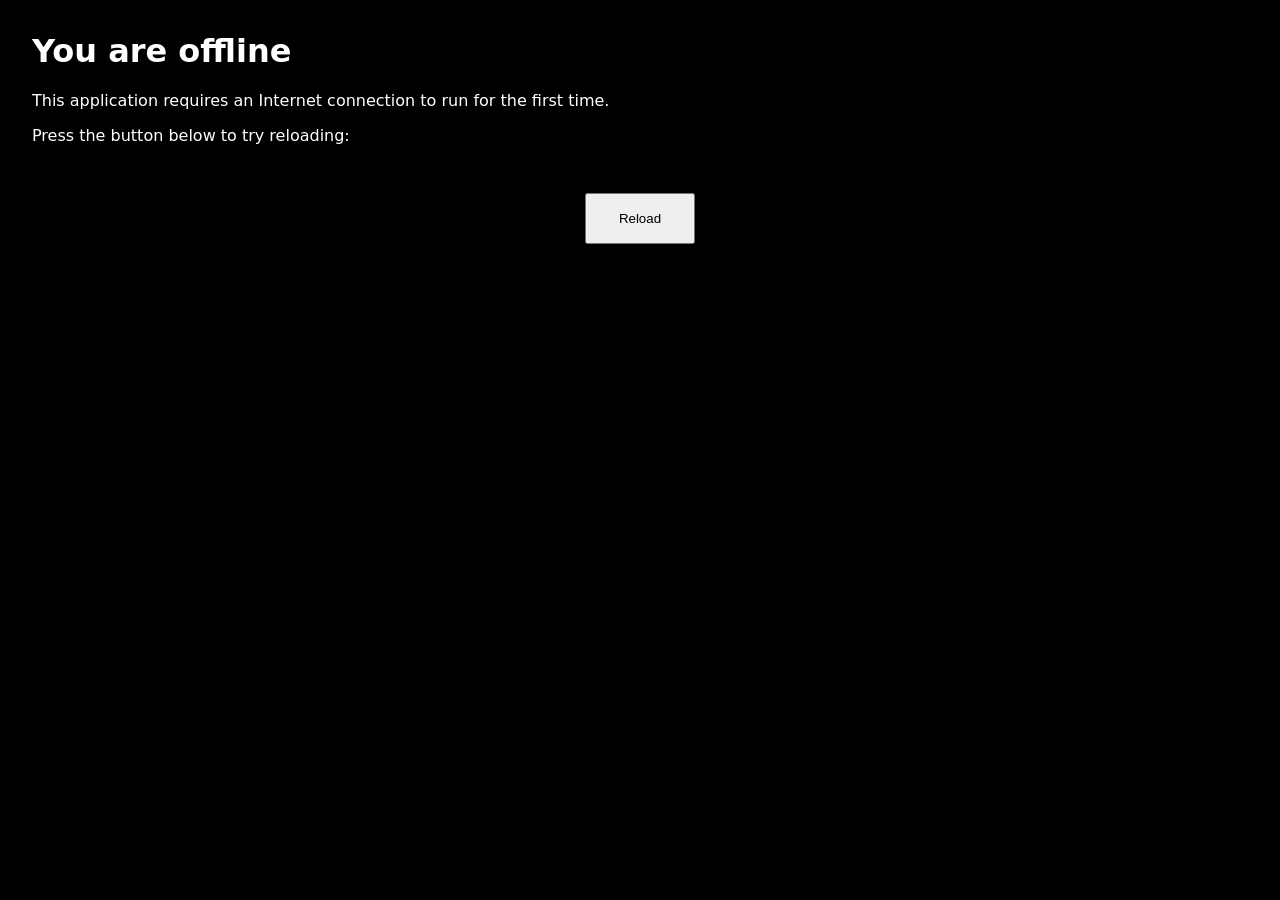
<file: index.offline.html>
<!DOCTYPE html>
<html lang="en">
	<head>
		<meta charset="utf-8">
		<meta http-equiv="X-UA-Compatible" content="IE=edge">
		<meta name="viewport" content="width=device-width, initial-scale=1">
		<title>You are offline</title>
		<style>
html {
	background-color: #000000;
	color: #ffffff;
}

body {
	font-family: system-ui, -apple-system, "Segoe UI", Roboto, "Helvetica Neue", Arial, "Noto Sans", sans-serif, "Apple Color Emoji", "Segoe UI Emoji", "Segoe UI Symbol", "Noto Color Emoji";
	margin: 2rem;
}

p {
	margin-block: 1rem;
}

button {
	display: block;
	padding: 1rem 2rem;
	margin: 3rem auto 0;
}
		</style>
	</head>
	<body>
		<h1>You are offline</h1>
		<p>This application requires an Internet connection to run for the first time.</p>
		<p>Press the button below to try reloading:</p>
		<button type="button">Reload</button>
		<script>
document.querySelector('button').addEventListener('click', () => {
	window.location.reload();
});
		</script>
	</body>
</html>
</file>
<file: _style.css>
:root{--bg:#eef6f4;--card:#ffffff;--ink:#22403f;--sub:#5d7775;--line:#d6e6e2;--mint:#3fae96;--mint-soft:#dff2ec}
@media (prefers-color-scheme:dark){:root{--bg:#10201f;--card:#172b2a;--ink:#e3f1ee;--sub:#9db8b4;--line:#284240;--mint:#6fd1b9;--mint-soft:#1d3a35;color-scheme:dark}}
*{box-sizing:border-box}
body{margin:0;background:var(--bg);color:var(--ink);font:16px/1.7 -apple-system,BlinkMacSystemFont,"Apple SD Gothic Neo","Noto Sans KR",sans-serif;-webkit-text-size-adjust:100%}
main{max-width:720px;margin:0 auto;padding:32px max(18px,env(safe-area-inset-left)) 64px max(18px,env(safe-area-inset-right))}
header{display:flex;align-items:center;gap:12px;margin-bottom:8px}
header img{width:44px;height:44px;border-radius:12px}
.app{font-weight:700;font-size:15px;color:var(--mint);letter-spacing:.02em}
h1{font-size:26px;line-height:1.3;margin:4px 0 6px;text-wrap:balance}
h2{font-size:18px;margin:32px 0 8px}
p,li{color:var(--ink)}
.meta{color:var(--sub);font-size:14px;margin:0 0 20px}
.card{background:var(--card);border:1px solid var(--line);border-radius:16px;padding:16px 18px;margin:12px 0}
.summary li{margin:4px 0}
table{width:100%;border-collapse:collapse;font-size:15px}
th,td{text-align:left;padding:10px 8px;border-bottom:1px solid var(--line);vertical-align:top}
th{color:var(--sub);font-weight:600;width:32%}
.wrap{overflow-x:auto}
a{color:var(--mint)}
.mail{display:inline-block;background:var(--mint-soft);border-radius:10px;padding:4px 10px;font-weight:700;user-select:all}
nav{display:flex;gap:14px;flex-wrap:wrap;font-size:14px;margin-top:40px;padding-top:16px;border-top:1px solid var(--line)}
details{background:var(--card);border:1px solid var(--line);border-radius:14px;padding:12px 16px;margin:10px 0}
summary{font-weight:700;cursor:pointer}
small{color:var(--sub)}
</file>
